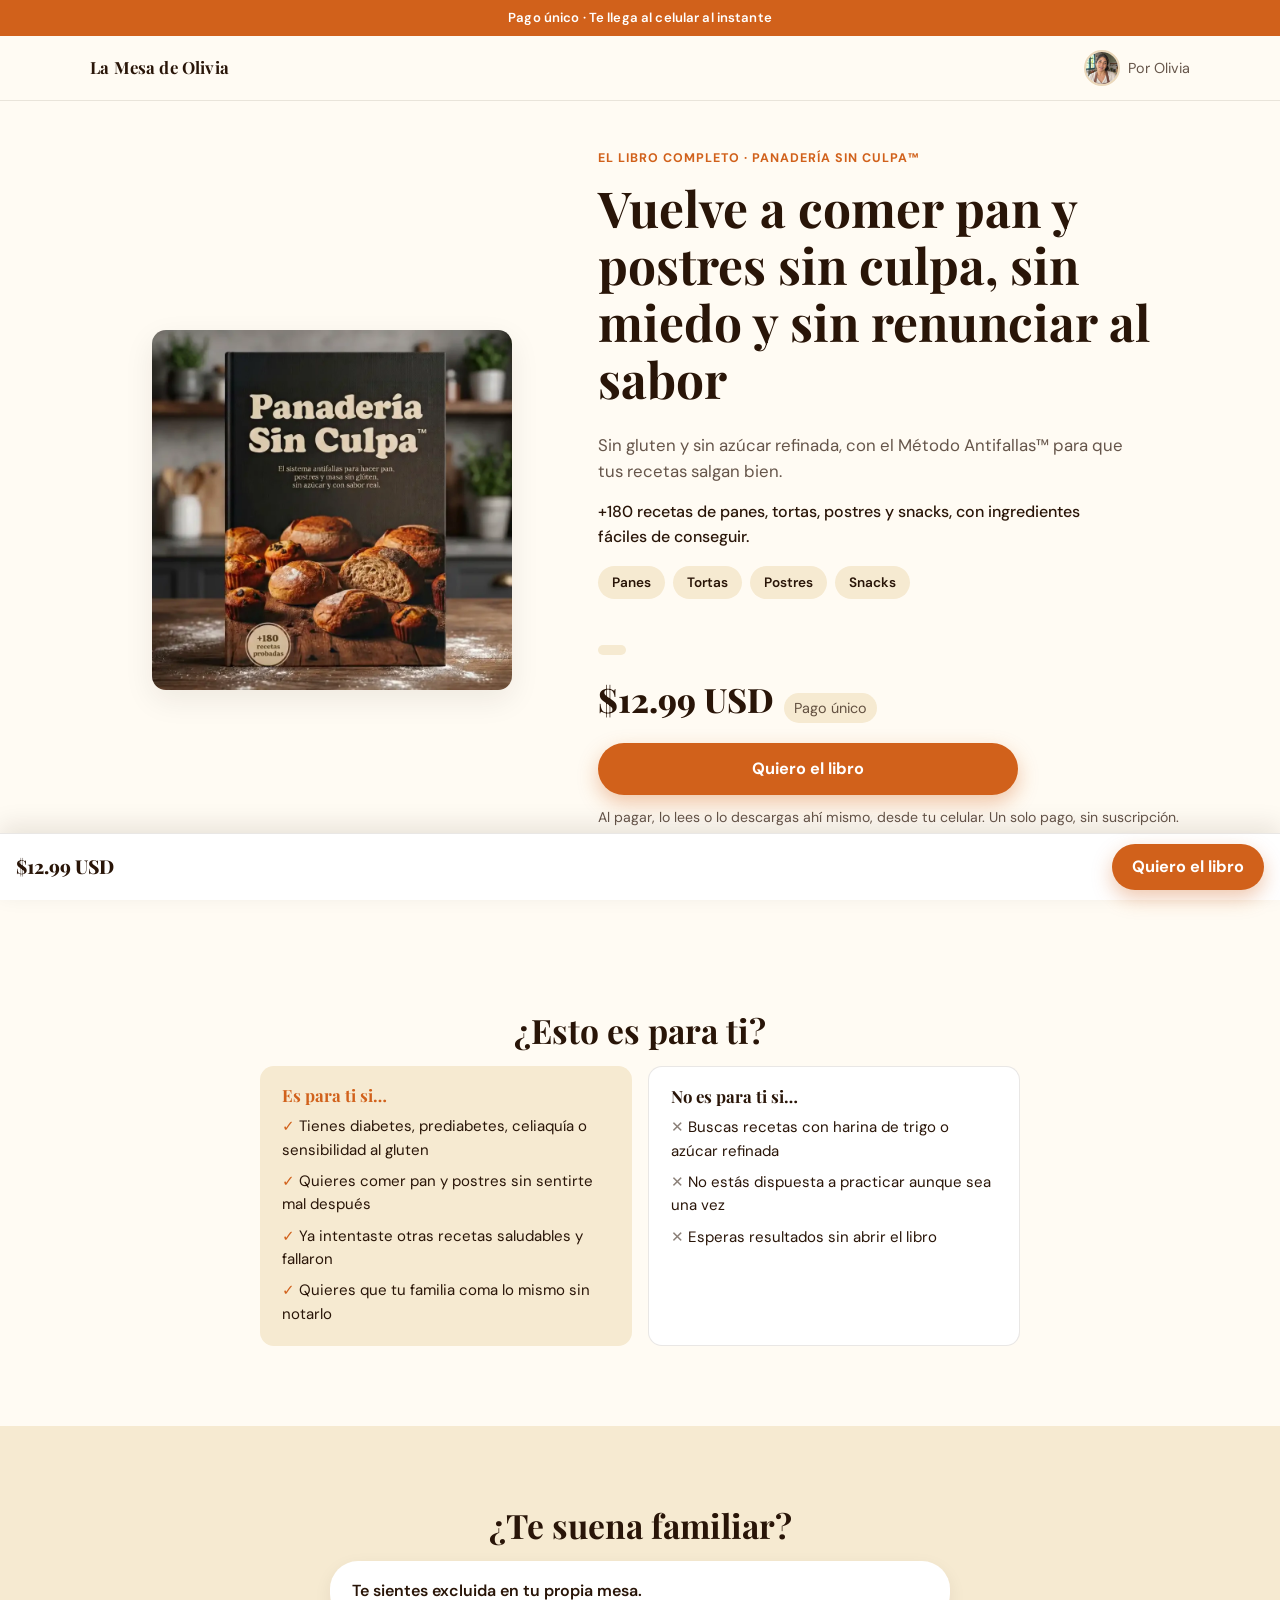
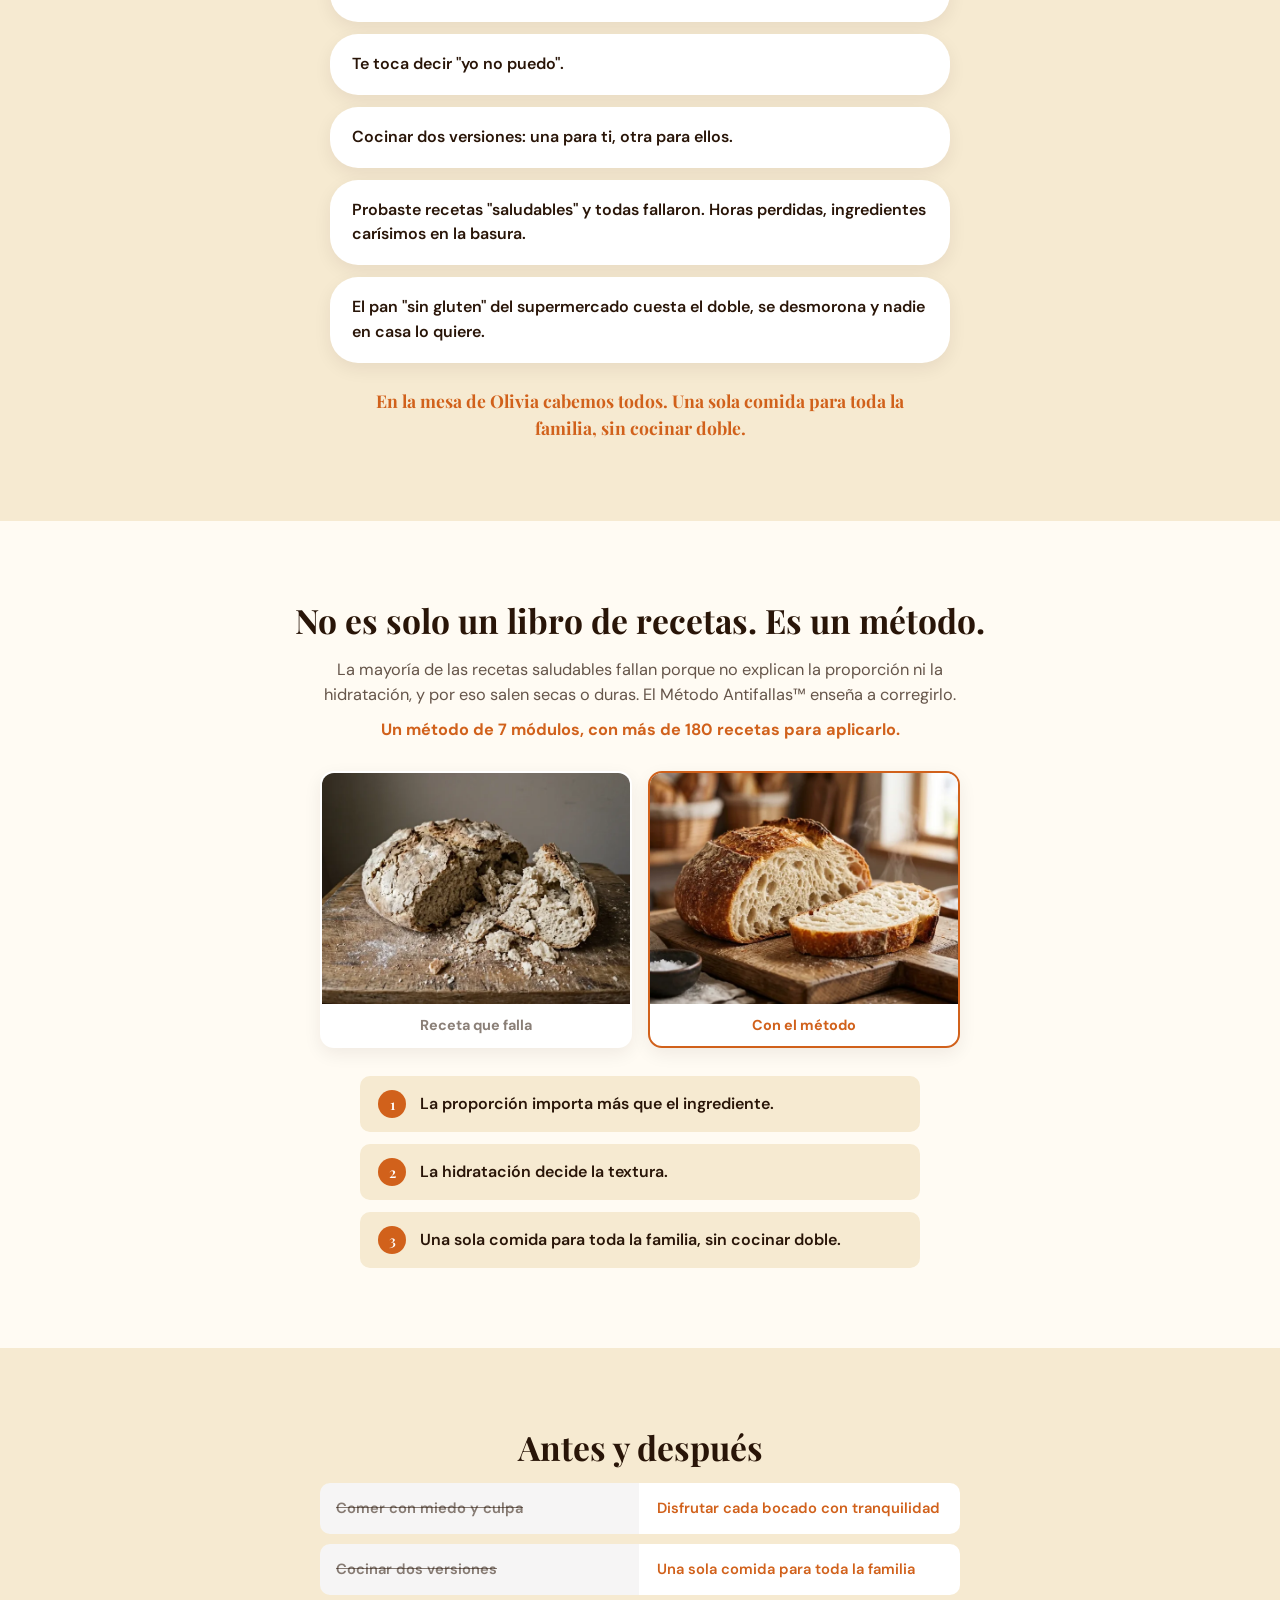
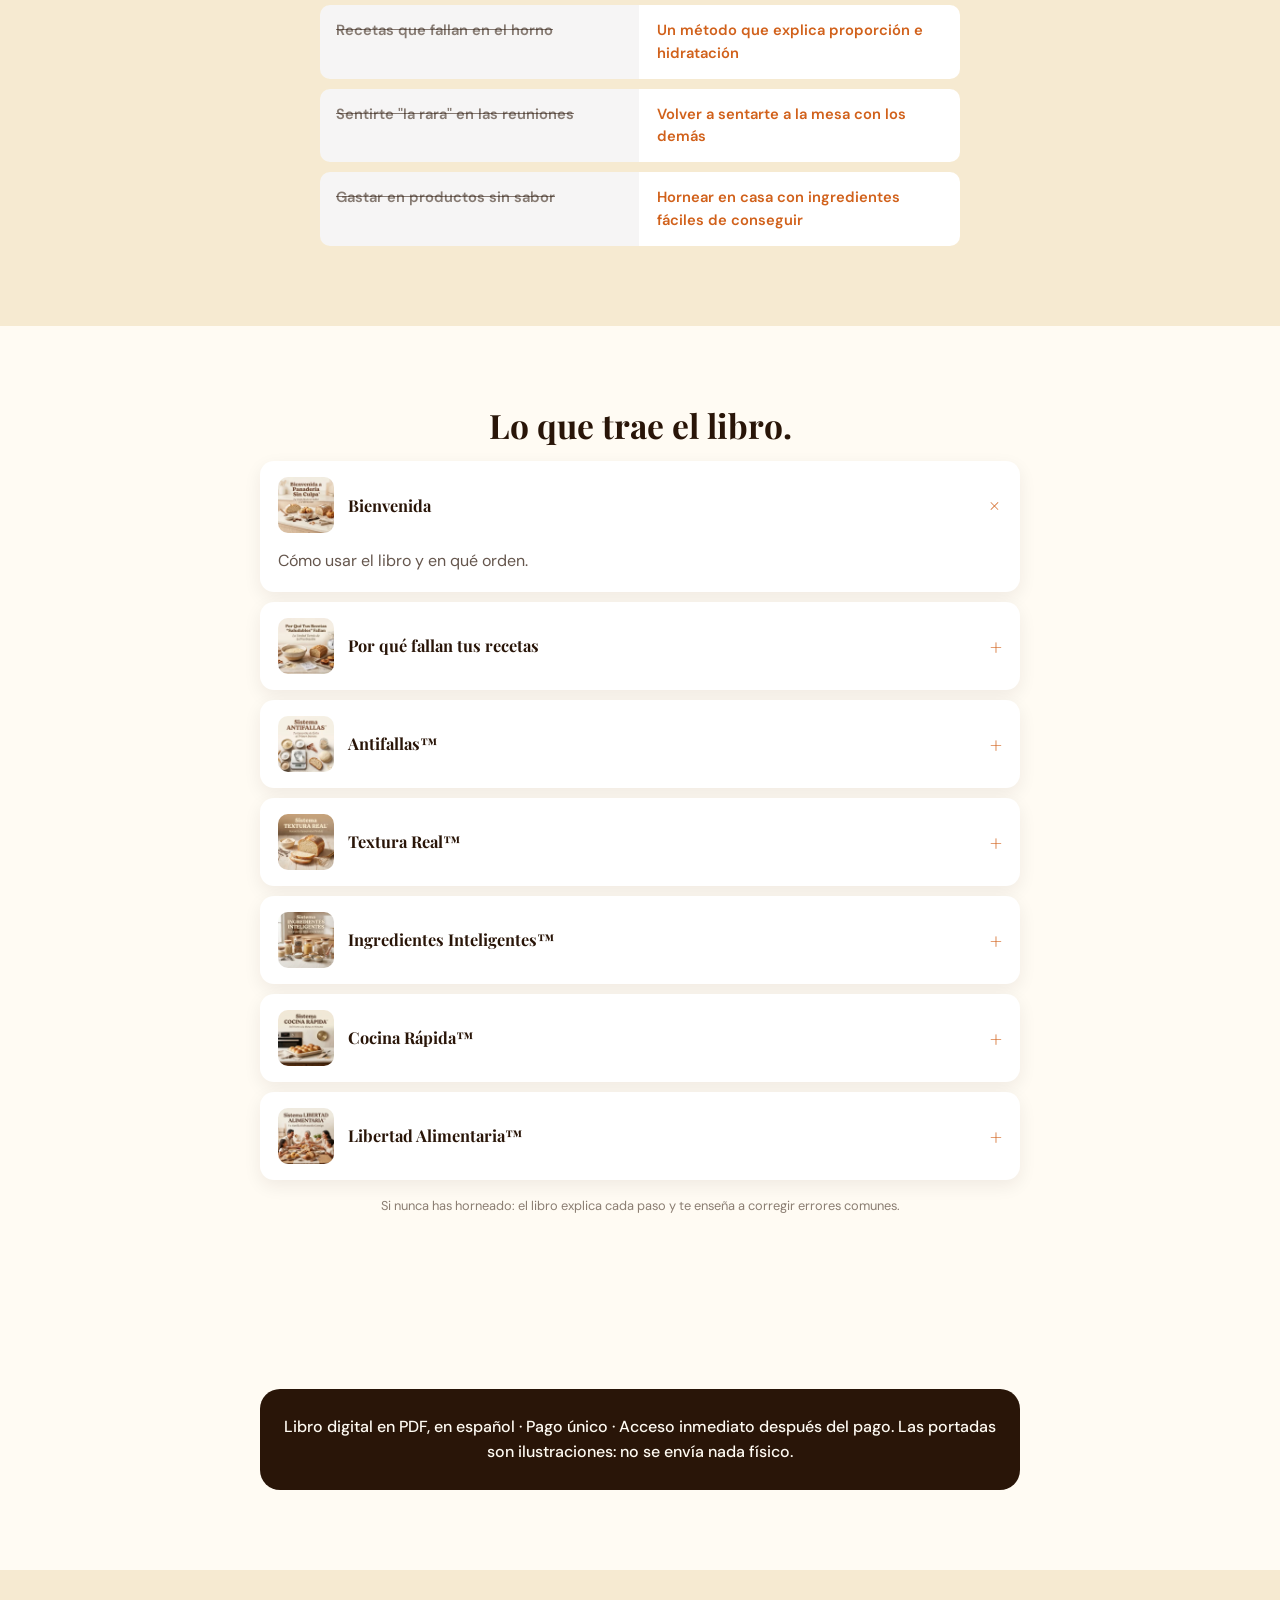
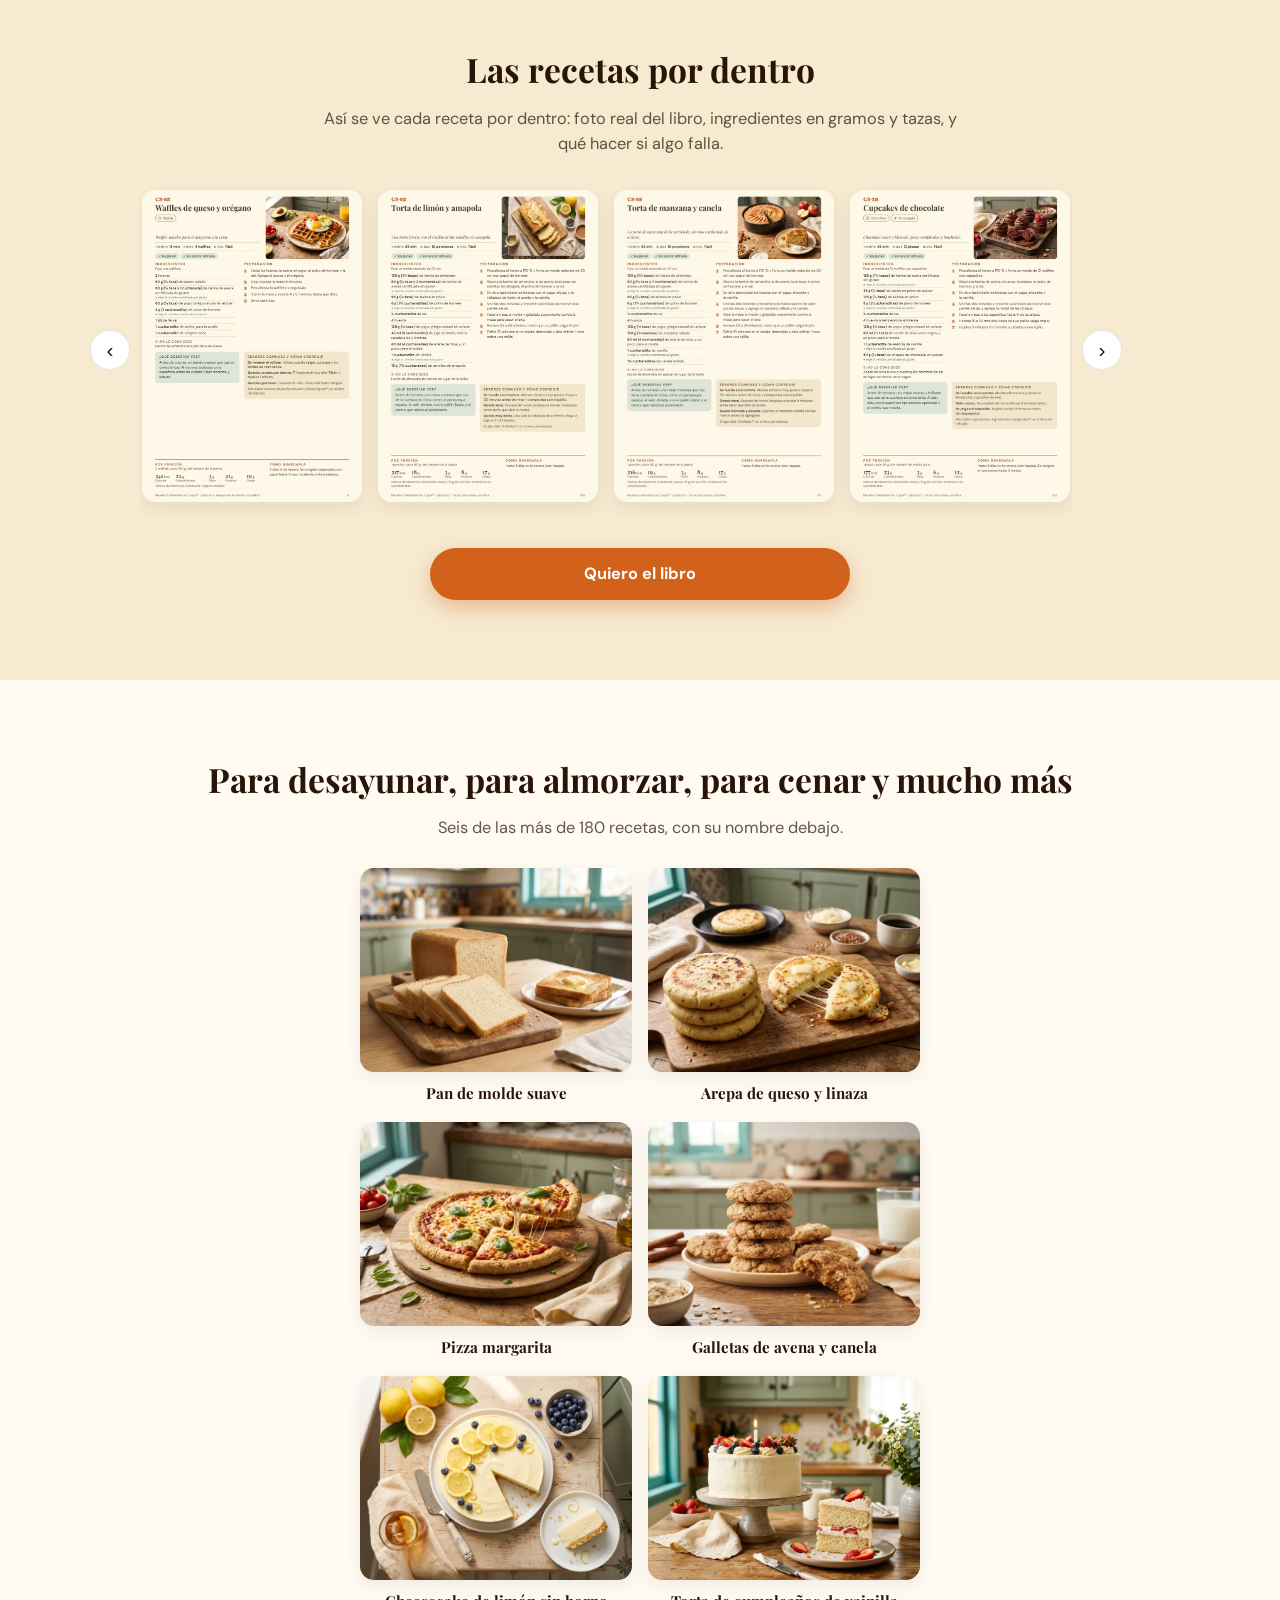
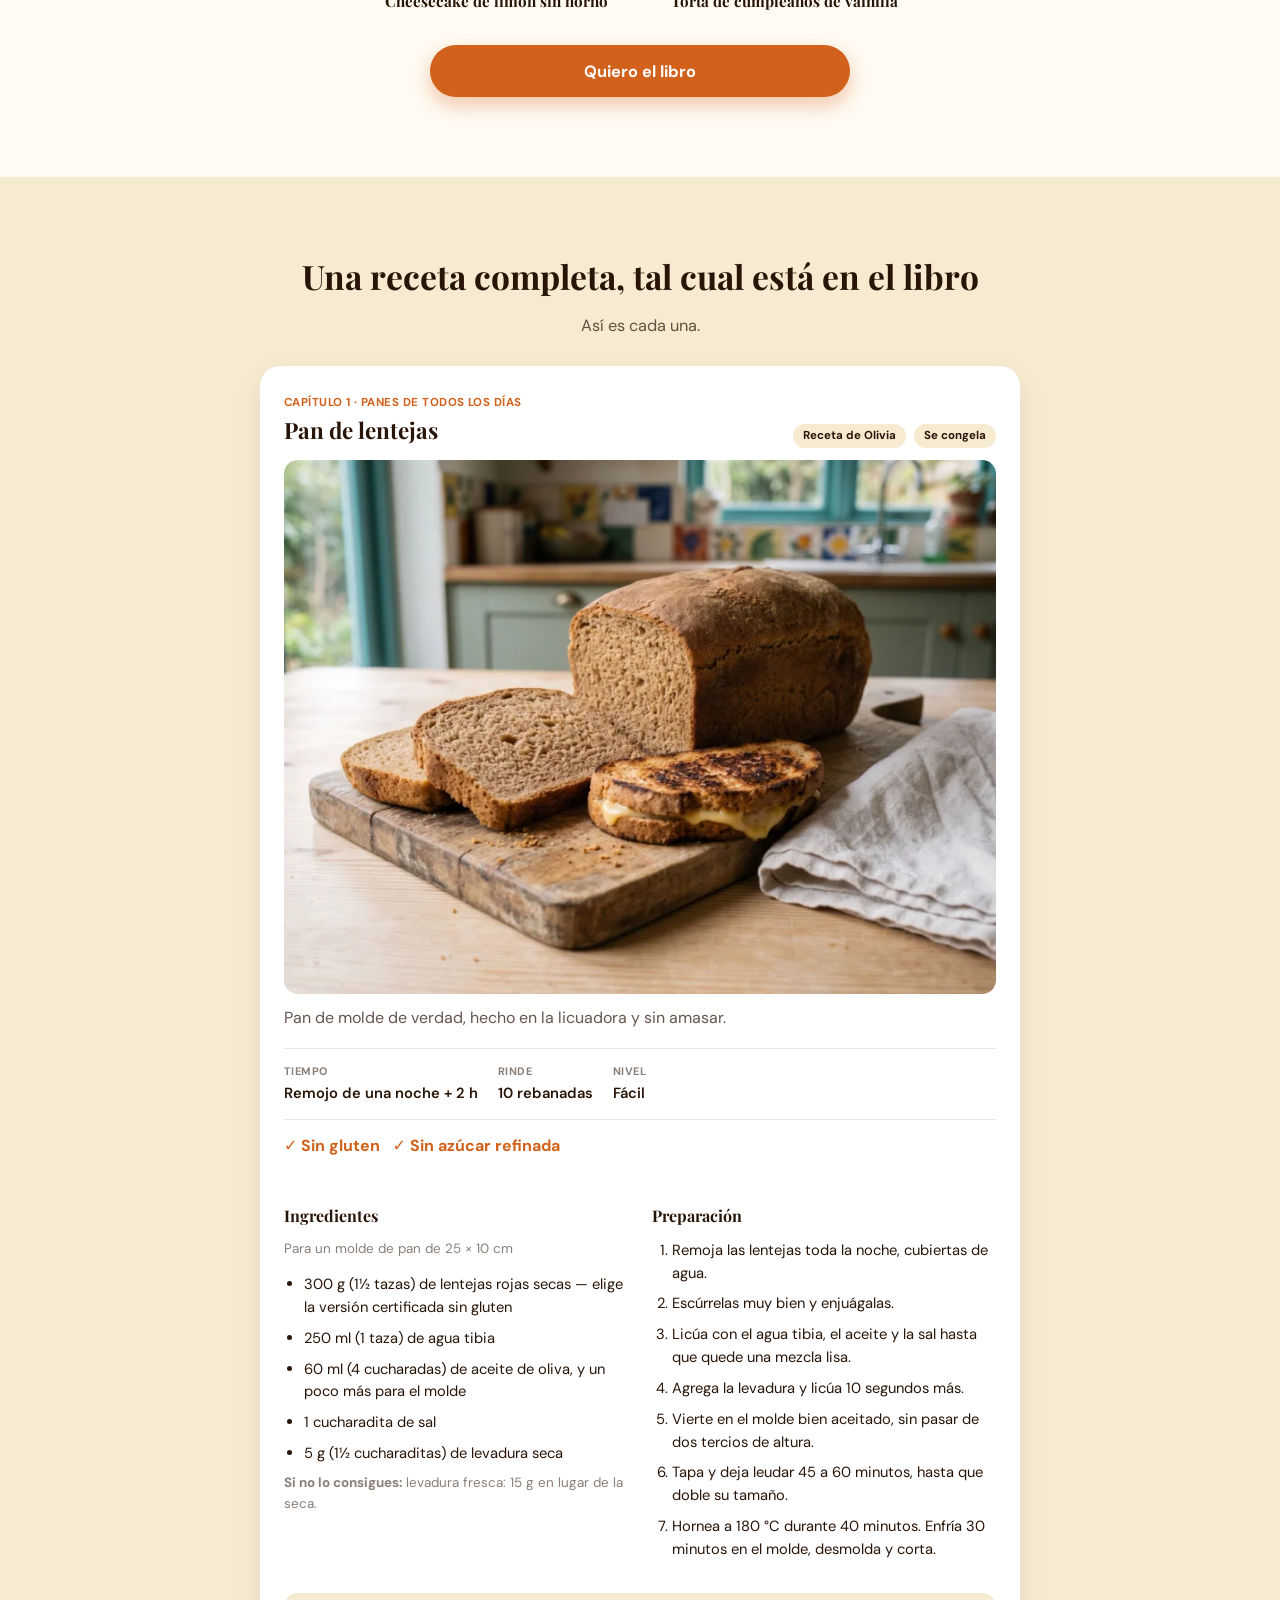
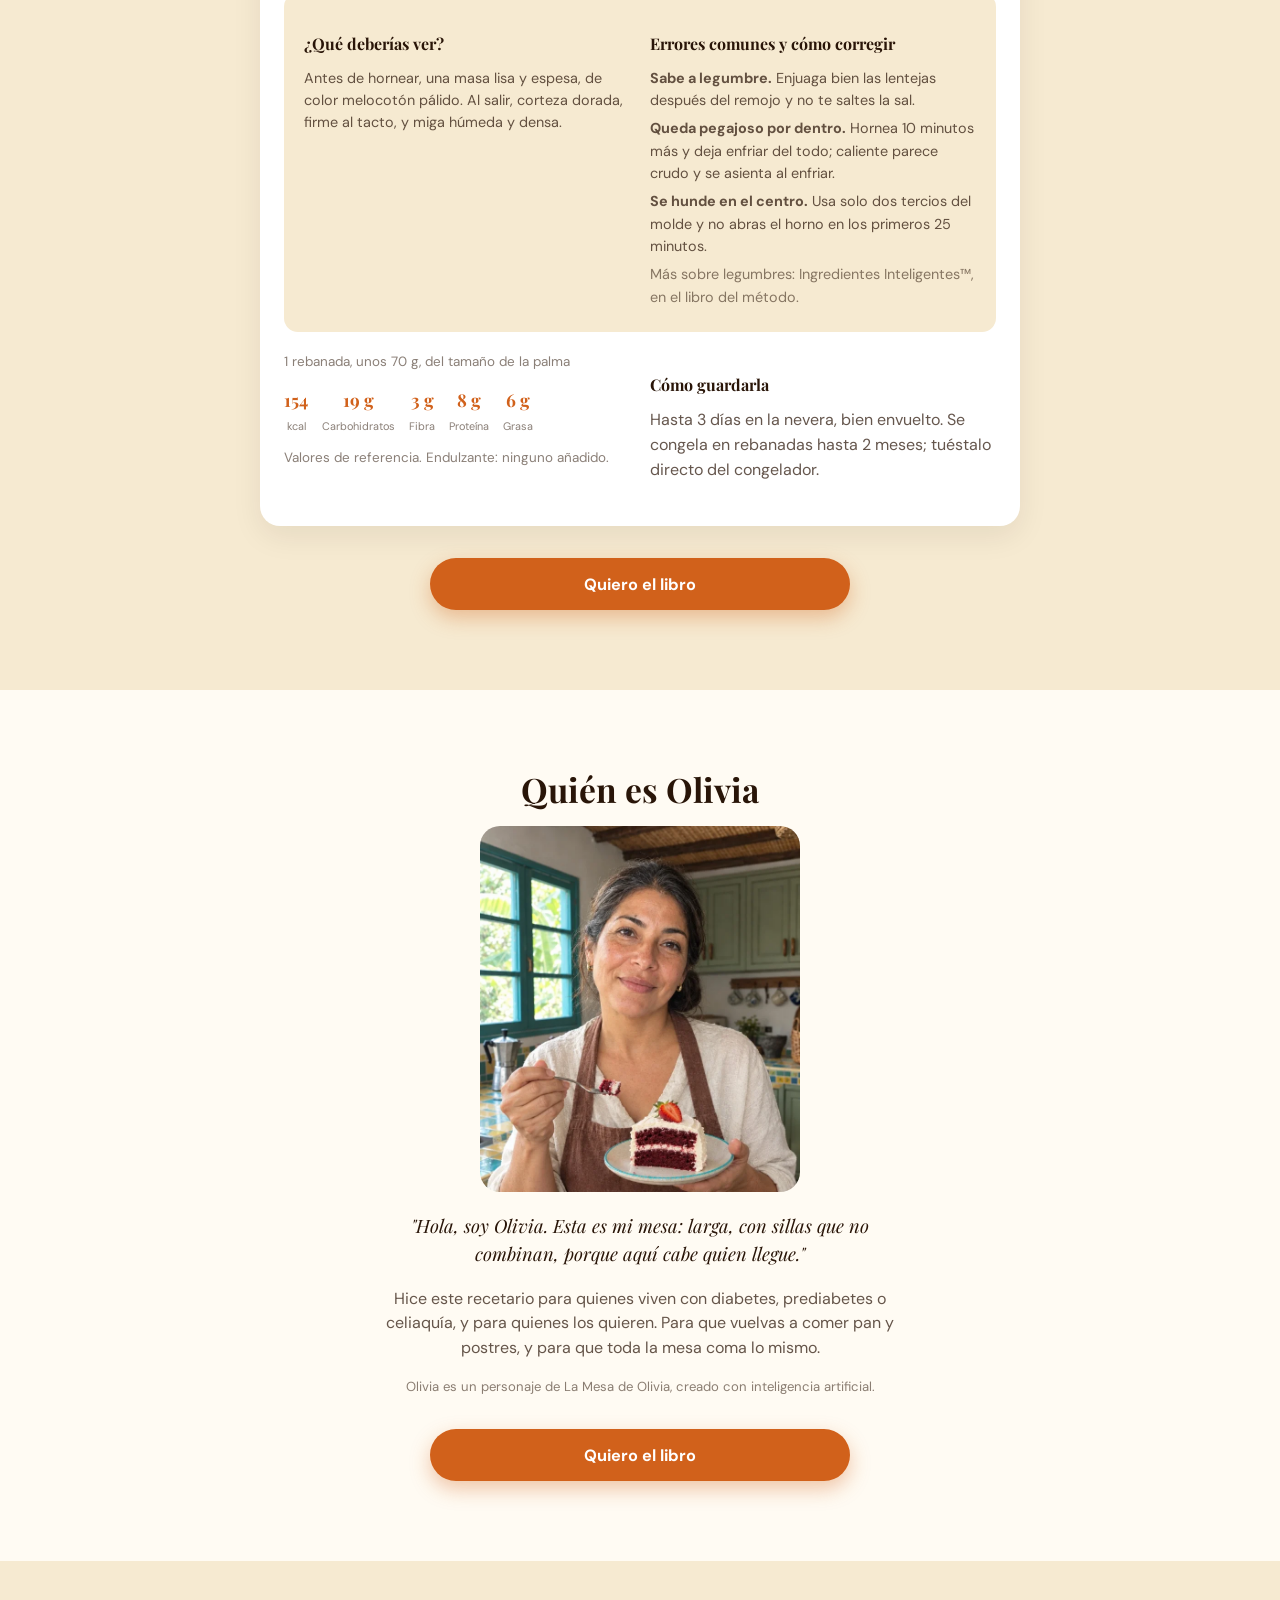
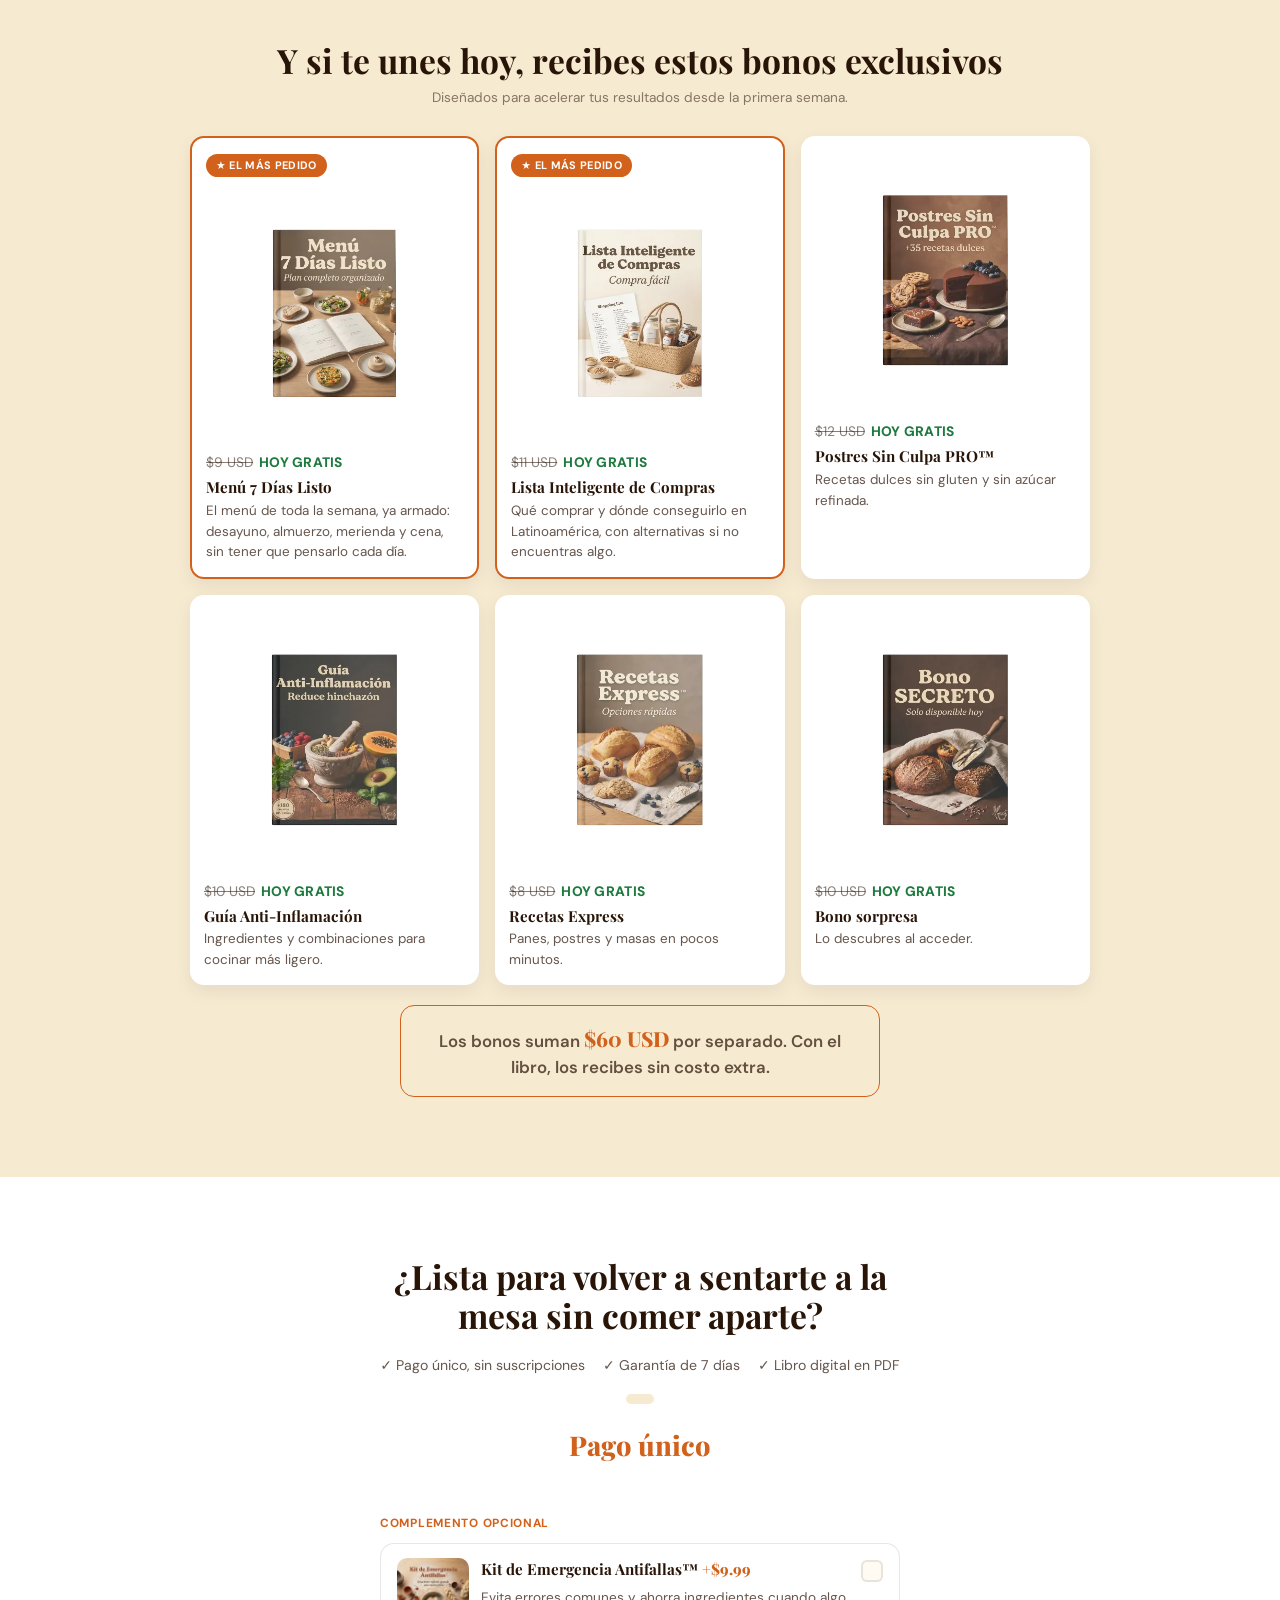
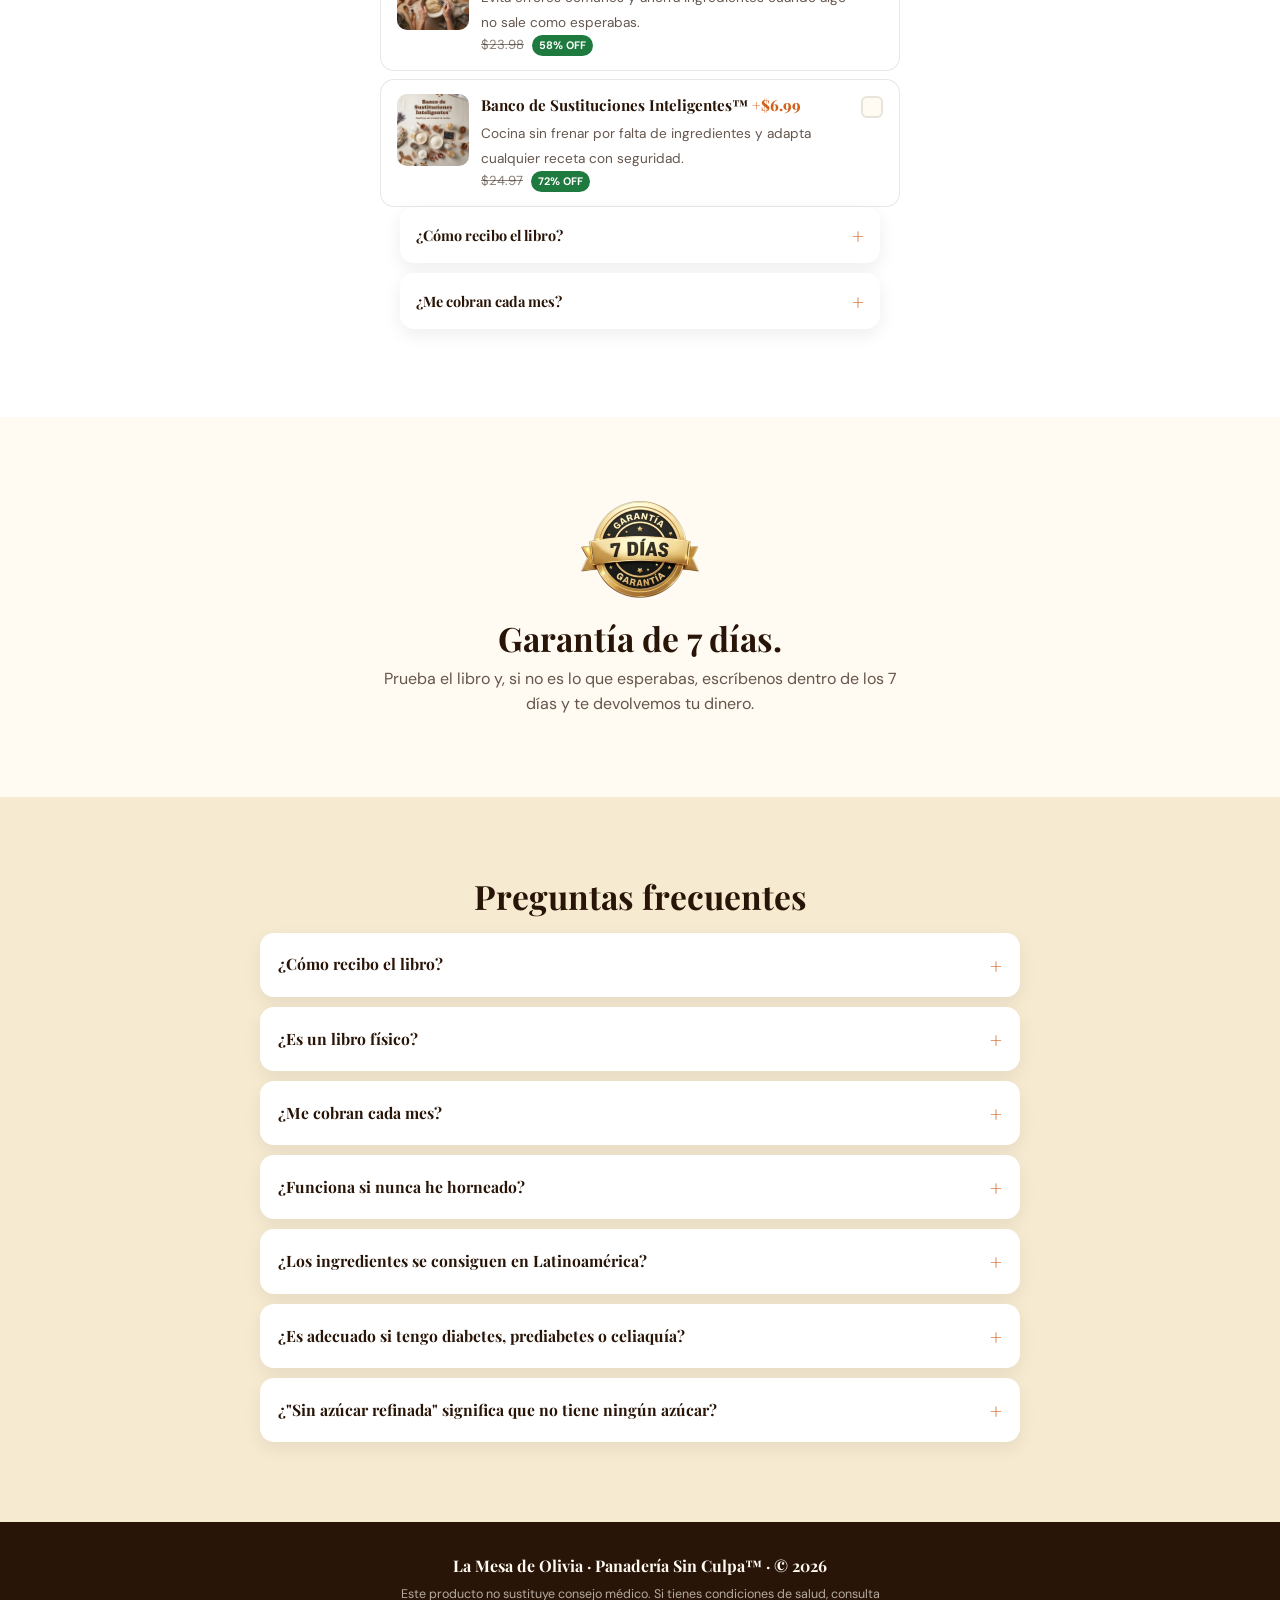
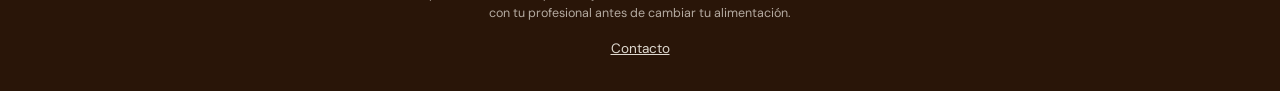
<file: index.html>
<!-- molde Carmencita D1-D8 · 2026-11-11 -->
<!doctype html>
<html lang="es">
<head>
<meta charset="UTF-8">
<meta name="viewport" content="width=device-width, initial-scale=1, viewport-fit=cover">
<title>Panadería Sin Culpa™ — Vuelve a comer pan y postres sin culpa, sin miedo</title>
<meta name="description" content="Libro digital Panadería Sin Culpa™: el Método Antifallas™ para hacer pan, masas y postres sin gluten y sin azúcar refinada. +180 recetas, acceso inmediato, pago único de $12.99 USD.">
<link rel="preconnect" href="https://fonts.googleapis.com">
<link rel="preconnect" href="https://fonts.gstatic.com" crossorigin>
<link href="https://fonts.googleapis.com/css2?family=Playfair+Display:wght@600;700;800&family=DM+Sans:wght@400;500;600;700&display=swap" rel="stylesheet">
<link rel="stylesheet" href="css/styles.css">
</head>
<body>

<a class="skip-link" href="#main">Saltar al contenido</a>

<!-- BARRA SUPERIOR -->
<div class="top-bar">
  <div class="wrap">
    <span>Pago único · Te llega al celular al instante</span>
  </div>
</div>

<!-- A. ENCABEZADO -->
<header class="site-header">
  <div class="wrap header-inner">
    <div class="brand">
      <span class="brand-name">La Mesa de Olivia</span>
    </div>
    <div class="author-chip">
      <img src="images/olivia.webp" alt="Olivia, autora de Panadería Sin Culpa™" width="40" height="40" class="author-photo">
      <span>Por Olivia</span>
    </div>
  </div>
</header>

<main id="main">

  <!-- B. PRIMERA PANTALLA -->
  <section class="hero">
    <div class="wrap hero-grid">
      <div class="hero-text-top">
        <p class="eyebrow">EL LIBRO COMPLETO · Panadería Sin Culpa™</p>
        <h1>Vuelve a comer pan y postres sin culpa, sin miedo y sin renunciar al sabor</h1>
        <p class="hero-sub">Sin gluten y sin azúcar refinada, con el Método Antifallas™ para que tus recetas salgan bien.</p>
        <p class="hero-line">+180 recetas de panes, tortas, postres y snacks, con ingredientes fáciles de conseguir.</p>
        <ul class="tag-row" aria-label="Tipos de recetas incluidas">
          <li>Panes</li>
          <li>Tortas</li>
          <li>Postres</li>
          <li>Snacks</li>
        </ul>
      </div>

      <div class="hero-media">
        <img src="images/portada-producto-v2.webp" alt="Portada del libro digital Panadería Sin Culpa™" width="900" height="900" class="hero-cover" fetchpriority="high">
      </div>

      <div class="hero-text-bottom">
        <p class="launch-badge" id="launchBadge" hidden></p>
        <div class="price-row">
          <span class="price" id="priceDisplay">$12.99 USD</span>
          <span class="price-note">Pago único</span>
        </div>

        <a href="#comprar" class="btn btn-primary btn-large js-cta" data-cta="hero">Quiero el libro</a>
        <p class="micro-note micro-note--delivery">Al pagar, lo lees o lo descargas ahí mismo, desde tu celular. Un solo pago, sin suscripción.</p>

        <ul class="trust-strip">
          <li>✓ Libro digital en PDF</li>
          <li>✓ Pago único, sin suscripciones</li>
          <li>✓ Garantía de 7 días</li>
        </ul>
      </div>
    </div>
  </section>

  <!-- Barra fija móvil -->
  <div class="sticky-bar" id="stickyBar" hidden>
    <span class="sticky-price" id="stickyPriceDisplay">$12.99 USD</span>
    <a href="#comprar" class="btn btn-primary js-cta" data-cta="sticky-bar">Quiero el libro</a>
  </div>

  <!-- ¿TE SUENA FAMILIAR? -->
  <!-- ES PARA TI SI / NO ES PARA TI SI -->
  <section class="section" id="fit-check" aria-labelledby="fit-check-title">
    <div class="wrap">
      <h2 id="fit-check-title">¿Esto es para ti?</h2>
      <div class="fit-grid">
        <div class="fit-card fit-card--yes">
          <h3>Es para ti si…</h3>
          <ul>
            <li>Tienes diabetes, prediabetes, celiaquía o sensibilidad al gluten</li>
            <li>Quieres comer pan y postres sin sentirte mal después</li>
            <li>Ya intentaste otras recetas saludables y fallaron</li>
            <li>Quieres que tu familia coma lo mismo sin notarlo</li>
          </ul>
        </div>
        <div class="fit-card fit-card--no">
          <h3>No es para ti si…</h3>
          <ul>
            <li>Buscas recetas con harina de trigo o azúcar refinada</li>
            <li>No estás dispuesta a practicar aunque sea una vez</li>
            <li>Esperas resultados sin abrir el libro</li>
          </ul>
        </div>
      </div>
    </div>
  </section>

  <section class="section section-sand" id="familiar" aria-labelledby="familiar-title">
    <div class="wrap">
      <h2 id="familiar-title">¿Te suena familiar?</h2>
      <ul class="familiar-list">
        <li>Te sientes excluida en tu propia mesa.</li>
        <li>Te toca decir "yo no puedo".</li>
        <li>Cocinar dos versiones: una para ti, otra para ellos.</li>
        <li>Probaste recetas "saludables" y todas fallaron. Horas perdidas, ingredientes carísimos en la basura.</li>
        <li>El pan "sin gluten" del supermercado cuesta el doble, se desmorona y nadie en casa lo quiere.</li>
      </ul>
      <p class="familiar-closing">En la mesa de Olivia cabemos todos. Una sola comida para toda la familia, sin cocinar doble.</p>
    </div>
  </section>

  <!-- D. POR QUÉ ESTAS RECETAS SÍ SALEN -->
  <section class="section" id="metodo" aria-labelledby="metodo-title">
    <div class="wrap">
      <h2 id="metodo-title">No es solo un libro de recetas. Es un método.</h2>
      <p class="lede">La mayoría de las recetas saludables fallan porque no explican la proporción ni la hidratación, y por eso salen secas o duras. El Método Antifallas™ enseña a corregirlo.</p>
      <p class="lede method-count">Un método de 7 módulos, con más de 180 recetas para aplicarlo.</p>

      <div class="compare-row">
        <figure class="compare-card">
          <img src="images/pan-malo.webp" alt="Pan seco y denso, resultado típico de una receta que falla" width="700" height="523" loading="lazy">
          <figcaption>Receta que falla</figcaption>
        </figure>
        <figure class="compare-card compare-card--good">
          <img src="images/pan-bueno.webp" alt="Pan esponjoso y con buena miga, resultado del Método Antifallas™" width="700" height="523" loading="lazy">
          <figcaption>Con el método</figcaption>
        </figure>
      </div>

      <ul class="truths-list">
        <li><span class="truths-num">1</span> La proporción importa más que el ingrediente.</li>
        <li><span class="truths-num">2</span> La hidratación decide la textura.</li>
        <li><span class="truths-num">3</span> Una sola comida para toda la familia, sin cocinar doble.</li>
      </ul>
    </div>
  </section>

  <!-- ANTES Y DESPUÉS -->
  <section class="section section-sand" id="antes-despues" aria-labelledby="antes-despues-title">
    <div class="wrap">
      <h2 id="antes-despues-title">Antes y después</h2>
      <ul class="before-after">
        <li>
          <span class="ba-before">Comer con miedo y culpa</span>
          <span class="ba-after">Disfrutar cada bocado con tranquilidad</span>
        </li>
        <li>
          <span class="ba-before">Cocinar dos versiones</span>
          <span class="ba-after">Una sola comida para toda la familia</span>
        </li>
        <li>
          <span class="ba-before">Recetas que fallan en el horno</span>
          <span class="ba-after">Un método que explica proporción e hidratación</span>
        </li>
        <li>
          <span class="ba-before">Sentirte "la rara" en las reuniones</span>
          <span class="ba-after">Volver a sentarte a la mesa con los demás</span>
        </li>
        <li>
          <span class="ba-before">Gastar en productos sin sabor</span>
          <span class="ba-after">Hornear en casa con ingredientes fáciles de conseguir</span>
        </li>
      </ul>
    </div>
  </section>

  <!-- LO QUE TRAE EL LIBRO -->
  <section class="section" id="modulos" aria-labelledby="modulos-title">
    <div class="wrap">
      <h2 id="modulos-title">Lo que trae el libro.</h2>
      <div class="accordion">
        <details class="accordion-item" open>
          <summary>
            <img src="images/modulo-bienvenida.webp" alt="" width="56" height="56" loading="lazy">
            <span>Bienvenida</span>
          </summary>
          <p>Cómo usar el libro y en qué orden.</p>
        </details>
        <details class="accordion-item">
          <summary>
            <img src="images/modulo-por-que-fallan.webp" alt="" width="56" height="56" loading="lazy">
            <span>Por qué fallan tus recetas</span>
          </summary>
          <p>Los errores comunes y por qué no es tu culpa.</p>
        </details>
        <details class="accordion-item">
          <summary>
            <img src="images/modulo-antifallas.webp" alt="" width="56" height="56" loading="lazy">
            <span>Antifallas™</span>
          </summary>
          <p>Los pilares para hacer cualquier receta con más seguridad.</p>
        </details>
        <details class="accordion-item">
          <summary>
            <img src="images/modulo-textura-real.webp" alt="" width="56" height="56" loading="lazy">
            <span>Textura Real™</span>
          </summary>
          <p>La técnica para lograr miga esponjosa y húmeda.</p>
        </details>
        <details class="accordion-item">
          <summary>
            <img src="images/modulo-ingredientes.webp" alt="" width="56" height="56" loading="lazy">
            <span>Ingredientes Inteligentes™</span>
          </summary>
          <p>Qué harinas y endulzantes usar, en qué proporción, y qué se puede cambiar.</p>
        </details>
        <details class="accordion-item">
          <summary>
            <img src="images/modulo-cocina-rapida.webp" alt="" width="56" height="56" loading="lazy">
            <span>Cocina Rápida™</span>
          </summary>
          <p>Recetas en 20 a 40 minutos para días ocupados.</p>
        </details>
        <details class="accordion-item">
          <summary>
            <img src="images/modulo-libertad.webp" alt="" width="56" height="56" loading="lazy">
            <span>Libertad Alimentaria™</span>
          </summary>
          <p>Para que toda tu familia coma lo mismo, sin sentirse excluida.</p>
        </details>
      </div>
      <p class="fine-print">Si nunca has horneado: el libro explica cada paso y te enseña a corregir errores comunes.</p>
    </div>
  </section>

  <!-- F. CAJA DE FORMATO -->
  <section class="section format-box-wrap">
    <div class="wrap">
      <div class="format-box">
        <p>Libro digital en PDF, en español · Pago único · Acceso inmediato después del pago. Las portadas son ilustraciones: no se envía nada físico.</p>
      </div>
    </div>
  </section>

  <!-- C. LAS RECETAS POR DENTRO -->
  <section class="section section-sand" id="dentro" aria-labelledby="dentro-title">
    <div class="wrap">
      <h2 id="dentro-title">Las recetas por dentro</h2>
      <p class="lede">Así se ve cada receta por dentro: foto real del libro, ingredientes en gramos y tazas, y qué hacer si algo falla.</p>

      <div class="carousel" id="recetasCarousel">
        <button type="button" class="carousel-btn carousel-prev" aria-label="Página anterior">‹</button>
        <ul class="carousel-track" id="carouselTrack">
          <li class="recipe-card recipe-card--page">
            <img src="images/recetas-carrusel-1.webp" alt="Página del libro: receta de waffles de queso y orégano" loading="lazy" width="220" height="311">
          </li>
          <li class="recipe-card recipe-card--page">
            <img src="images/recetas-carrusel-2.webp" alt="Página del libro: receta de torta de limón y amapola" loading="lazy" width="220" height="311">
          </li>
          <li class="recipe-card recipe-card--page">
            <img src="images/recetas-carrusel-3.webp" alt="Página del libro: receta de torta de manzana y canela" loading="lazy" width="220" height="311">
          </li>
          <li class="recipe-card recipe-card--page">
            <img src="images/recetas-carrusel-4.webp" alt="Página del libro: receta de cupcakes de chocolate" loading="lazy" width="220" height="311">
          </li>
        </ul>
        <button type="button" class="carousel-btn carousel-next" aria-label="Página siguiente">›</button>
      </div>

      <a href="#comprar" class="btn btn-primary btn-large js-cta repeat-cta" data-cta="block4-recetas">Quiero el libro</a>
    </div>
  </section>

  <!-- PARA DESAYUNAR, PARA ALMORZAR, PARA CENAR Y MUCHO MÁS -->
  <section class="section" id="recetas-valor" aria-labelledby="recetas-valor-title">
    <div class="wrap">
      <h2 id="recetas-valor-title">Para desayunar, para almorzar, para cenar y mucho más</h2>
      <p class="lede">Seis de las más de 180 recetas, con su nombre debajo.</p>
      <div class="value-recipe-grid">
        <figure class="value-recipe-card">
          <img src="images/valor-pan-molde.webp" alt="Pan de molde suave" loading="lazy" width="300" height="225">
          <figcaption>Pan de molde suave</figcaption>
        </figure>
        <figure class="value-recipe-card">
          <img src="images/valor-arepa.webp" alt="Arepa de queso y linaza" loading="lazy" width="300" height="225">
          <figcaption>Arepa de queso y linaza</figcaption>
        </figure>
        <figure class="value-recipe-card">
          <img src="images/valor-pizza-margarita.webp" alt="Pizza margarita" loading="lazy" width="300" height="225">
          <figcaption>Pizza margarita</figcaption>
        </figure>
        <figure class="value-recipe-card">
          <img src="images/valor-galletas-avena.webp" alt="Galletas de avena y canela" loading="lazy" width="300" height="225">
          <figcaption>Galletas de avena y canela</figcaption>
        </figure>
        <figure class="value-recipe-card">
          <img src="images/valor-cheesecake-limon.webp" alt="Cheesecake de limón sin horno" loading="lazy" width="300" height="225">
          <figcaption>Cheesecake de limón sin horno</figcaption>
        </figure>
        <figure class="value-recipe-card">
          <img src="images/valor-torta-cumpleanos.webp" alt="Torta de cumpleaños de vainilla con crema" loading="lazy" width="300" height="225">
          <figcaption>Torta de cumpleaños de vainilla</figcaption>
        </figure>
      </div>
      <a href="#comprar" class="btn btn-primary btn-large js-cta repeat-cta" data-cta="block4b-valor">Quiero el libro</a>
    </div>
  </section>

  <!-- UNA RECETA COMPLETA DE MUESTRA -->
  <section class="section section-sand" id="receta-muestra" aria-labelledby="receta-muestra-title">
    <div class="wrap">
      <h2 id="receta-muestra-title">Una receta completa, tal cual está en el libro</h2>
      <p class="lede">Así es cada una.</p>

      <article class="recipe-sample">
        <p class="recipe-sample-chapter">Capítulo 1 · Panes de todos los días</p>
        <div class="recipe-sample-head">
          <h3>Pan de lentejas</h3>
          <div class="recipe-sample-badges">
            <span>Receta de Olivia</span>
            <span>Se congela</span>
          </div>
        </div>
        <img src="images/pan-lentejas-muestra.webp" alt="Pan de lentejas, tal como aparece en el libro" class="recipe-sample-hero-photo" width="800" height="597" loading="lazy">
        <p class="recipe-sample-sub">Pan de molde de verdad, hecho en la licuadora y sin amasar.</p>

        <div class="recipe-sample-meta">
          <div><span>Tiempo</span>Remojo de una noche + 2 h</div>
          <div><span>Rinde</span>10 rebanadas</div>
          <div><span>Nivel</span>Fácil</div>
        </div>
        <p class="recipe-sample-tags">✓ Sin gluten &nbsp; ✓ Sin azúcar refinada</p>

        <div class="recipe-sample-cols">
          <div>
            <h4>Ingredientes</h4>
            <p class="recipe-sample-note">Para un molde de pan de 25 × 10 cm</p>
            <ul>
              <li>300 g (1½ tazas) de lentejas rojas secas — elige la versión certificada sin gluten</li>
              <li>250 ml (1 taza) de agua tibia</li>
              <li>60 ml (4 cucharadas) de aceite de oliva, y un poco más para el molde</li>
              <li>1 cucharadita de sal</li>
              <li>5 g (1½ cucharaditas) de levadura seca</li>
            </ul>
            <p class="recipe-sample-note"><strong>Si no lo consigues:</strong> levadura fresca: 15 g en lugar de la seca.</p>
          </div>
          <div>
            <h4>Preparación</h4>
            <ol>
              <li>Remoja las lentejas toda la noche, cubiertas de agua.</li>
              <li>Escúrrelas muy bien y enjuágalas.</li>
              <li>Licúa con el agua tibia, el aceite y la sal hasta que quede una mezcla lisa.</li>
              <li>Agrega la levadura y licúa 10 segundos más.</li>
              <li>Vierte en el molde bien aceitado, sin pasar de dos tercios de altura.</li>
              <li>Tapa y deja leudar 45 a 60 minutos, hasta que doble su tamaño.</li>
              <li>Hornea a 180 °C durante 40 minutos. Enfría 30 minutos en el molde, desmolda y corta.</li>
            </ol>
          </div>
        </div>

        <div class="recipe-sample-callouts">
          <div>
            <h4>¿Qué deberías ver?</h4>
            <p>Antes de hornear, una masa lisa y espesa, de color melocotón pálido. Al salir, corteza dorada, firme al tacto, y miga húmeda y densa.</p>
          </div>
          <div>
            <h4>Errores comunes y cómo corregir</h4>
            <p><strong>Sabe a legumbre.</strong> Enjuaga bien las lentejas después del remojo y no te saltes la sal.</p>
            <p><strong>Queda pegajoso por dentro.</strong> Hornea 10 minutos más y deja enfriar del todo; caliente parece crudo y se asienta al enfriar.</p>
            <p><strong>Se hunde en el centro.</strong> Usa solo dos tercios del molde y no abras el horno en los primeros 25 minutos.</p>
            <p class="recipe-sample-note">Más sobre legumbres: Ingredientes Inteligentes™, en el libro del método.</p>
          </div>
        </div>

        <div class="recipe-sample-footer">
          <div class="recipe-sample-nutrition">
            <p class="recipe-sample-note">1 rebanada, unos 70 g, del tamaño de la palma</p>
            <ul>
              <li><strong>154</strong><span>kcal</span></li>
              <li><strong>19 g</strong><span>Carbohidratos</span></li>
              <li><strong>3 g</strong><span>Fibra</span></li>
              <li><strong>8 g</strong><span>Proteína</span></li>
              <li><strong>6 g</strong><span>Grasa</span></li>
            </ul>
            <p class="recipe-sample-note">Valores de referencia. Endulzante: ninguno añadido.</p>
          </div>
          <div>
            <h4>Cómo guardarla</h4>
            <p>Hasta 3 días en la nevera, bien envuelto. Se congela en rebanadas hasta 2 meses; tuéstalo directo del congelador.</p>
          </div>
        </div>
      </article>

      <a href="#comprar" class="btn btn-primary btn-large js-cta repeat-cta" data-cta="block5-receta-muestra">Quiero el libro</a>
    </div>
  </section>

  <!-- QUIÉN ES OLIVIA -->
  <section class="section" id="quien-es-olivia" aria-labelledby="quien-es-olivia-title">
    <div class="wrap olivia-wrap">
      <h2 id="quien-es-olivia-title">Quién es Olivia</h2>
      <img src="images/olivia-con-pastel.webp" alt="Olivia, en su cocina" width="350" height="400" class="olivia-photo" loading="lazy">
      <p class="olivia-quote">"Hola, soy Olivia. Esta es mi mesa: larga, con sillas que no combinan, porque aquí cabe quien llegue."</p>
      <p>Hice este recetario para quienes viven con diabetes, prediabetes o celiaquía, y para quienes los quieren. Para que vuelvas a comer pan y postres, y para que toda la mesa coma lo mismo.</p>
      <p class="olivia-disclosure">Olivia es un personaje de La Mesa de Olivia, creado con inteligencia artificial.</p>
      <a href="#comprar" class="btn btn-primary btn-large js-cta repeat-cta" data-cta="block6-olivia">Quiero el libro</a>
    </div>
  </section>

  <!-- G. INCLUYE DE REGALO -->
  <section class="section section-sand" id="bonos" aria-labelledby="bonos-title">
    <div class="wrap">
      <h2 id="bonos-title">Y si te unes hoy, recibes estos bonos exclusivos</h2>
      <p class="bonos-subtitle">Diseñados para acelerar tus resultados desde la primera semana.</p>
      <div class="bonus-grid">
        <div class="bonus-card bonus-card--top">
          <span class="bonus-top-tag">★ El más pedido</span>
          <img src="images/bono-2.webp" alt="Portada del bono Menú 7 Días Listo" width="500" height="500" loading="lazy">
          <p class="bonus-price"><span class="bonus-price-strike">$9 USD</span> <span class="bonus-price-free">HOY GRATIS</span></p>
          <h3>Menú 7 Días Listo</h3>
          <p>El menú de toda la semana, ya armado: desayuno, almuerzo, merienda y cena, sin tener que pensarlo cada día.</p>
        </div>
        <div class="bonus-card bonus-card--top">
          <span class="bonus-top-tag">★ El más pedido</span>
          <img src="images/bono-5.webp" alt="Portada del bono Lista Inteligente de Compras" width="500" height="500" loading="lazy">
          <p class="bonus-price"><span class="bonus-price-strike">$11 USD</span> <span class="bonus-price-free">HOY GRATIS</span></p>
          <h3>Lista Inteligente de Compras</h3>
          <p>Qué comprar y dónde conseguirlo en Latinoamérica, con alternativas si no encuentras algo.</p>
        </div>
        <div class="bonus-card">
          <img src="images/bono-1.webp" alt="Portada del bono Postres Sin Culpa PRO™" width="500" height="500" loading="lazy">
          <p class="bonus-price"><span class="bonus-price-strike">$12 USD</span> <span class="bonus-price-free">HOY GRATIS</span></p>
          <h3>Postres Sin Culpa PRO™</h3>
          <p>Recetas dulces sin gluten y sin azúcar refinada.</p>
        </div>
        <div class="bonus-card">
          <img src="images/bono-3.webp" alt="Portada del bono Guía Anti-Inflamación" width="500" height="500" loading="lazy">
          <p class="bonus-price"><span class="bonus-price-strike">$10 USD</span> <span class="bonus-price-free">HOY GRATIS</span></p>
          <h3>Guía Anti-Inflamación</h3>
          <p>Ingredientes y combinaciones para cocinar más ligero.</p>
        </div>
        <div class="bonus-card">
          <img src="images/bono-4.webp" alt="Portada del bono Recetas Express" width="500" height="500" loading="lazy">
          <p class="bonus-price"><span class="bonus-price-strike">$8 USD</span> <span class="bonus-price-free">HOY GRATIS</span></p>
          <h3>Recetas Express</h3>
          <p>Panes, postres y masas en pocos minutos.</p>
        </div>
        <div class="bonus-card">
          <img src="images/bono-6.webp" alt="Bono sorpresa" width="500" height="500" loading="lazy">
          <p class="bonus-price"><span class="bonus-price-strike">$10 USD</span> <span class="bonus-price-free">HOY GRATIS</span></p>
          <h3>Bono sorpresa</h3>
          <p>Lo descubres al acceder.</p>
        </div>
      </div>
      <p class="bonus-footer">Los bonos suman <span class="bonus-footer-value">$60 USD</span> por separado. Con el libro, los recibes sin costo extra.</p>
    </div>
  </section>

  <!-- D7: fondo y botón de cierre de la ventana de pago (solo actúan cuando
       el JS activa el modal; si el JS falla, #comprar sigue en su lugar
       normal de la página y el enlace ancla hace scroll como siempre). -->
  <div class="checkout-modal-backdrop" id="checkoutModalBackdrop"></div>

  <!-- I. LISTO PARA EMPEZAR -->
  <section class="section section-buy" id="comprar" aria-labelledby="comprar-title">
    <button type="button" class="checkout-modal-close" id="checkoutModalClose" aria-label="Cerrar ventana de pago">✕</button>
    <div class="wrap buy-wrap">
      <div class="checkout-modal-header">
        <img src="images/portada-producto-v2.webp" alt="" width="56" height="56" loading="lazy">
        <span class="checkout-modal-header-text">
          <strong>Panadería Sin Culpa™</strong>
          <span id="modalPriceLine">Libro digital · pago único</span>
        </span>
      </div>
      <h2 id="comprar-title">¿Lista para volver a sentarte a la mesa sin comer aparte?</h2>
      <ul class="trust-strip trust-strip--center">
        <li>✓ Pago único, sin suscripciones</li>
        <li>✓ Garantía de 7 días</li>
        <li>✓ Libro digital en PDF</li>
      </ul>
      <p class="launch-badge" id="launchBadge2" hidden></p>
      <p class="payment-highlight">Pago único</p>
      <a href="#" class="btn btn-primary btn-large js-cta" data-cta="buy-section" id="mainCheckoutLink">Quiero el libro</a>

      <div id="whopEmbedContainer" class="whop-embed-container"></div>

      <div class="addon-offers">
        <p class="addon-eyebrow">Complemento opcional</p>

        <label class="addon-card">
          <input type="checkbox" class="addon-checkbox" id="addon1" data-price="9.99" data-regular="23.98" data-name="Kit de Emergencia Antifallas™">
          <span class="addon-card-row">
            <img src="images/addon-emergencia-thumb.webp" alt="" class="addon-card-thumb" width="300" height="300" loading="lazy">
            <span class="addon-card-body">
              <span class="addon-card-title">Kit de Emergencia Antifallas™ <span class="addon-price-final">+$9.99</span></span>
              <span class="addon-card-desc">Evita errores comunes y ahorra ingredientes cuando algo no sale como esperabas.</span>
              <span class="addon-card-foot">
                <span class="addon-price-strike">$23.98</span>
                <span class="addon-badge">58% OFF</span>
              </span>
            </span>
            <span class="addon-check" aria-hidden="true"></span>
          </span>
        </label>
        <p class="addon-confirm" id="addonConfirm1" hidden>✓ Añadido a tu pedido — <span></span></p>

        <label class="addon-card">
          <input type="checkbox" class="addon-checkbox" id="addon2" data-price="6.99" data-regular="24.97" data-name="Banco de Sustituciones Inteligentes™">
          <span class="addon-card-row">
            <img src="images/addon-sustituciones-thumb.webp" alt="" class="addon-card-thumb" width="300" height="300" loading="lazy">
            <span class="addon-card-body">
              <span class="addon-card-title">Banco de Sustituciones Inteligentes™ <span class="addon-price-final">+$6.99</span></span>
              <span class="addon-card-desc">Cocina sin frenar por falta de ingredientes y adapta cualquier receta con seguridad.</span>
              <span class="addon-card-foot">
                <span class="addon-price-strike">$24.97</span>
                <span class="addon-badge">72% OFF</span>
              </span>
            </span>
            <span class="addon-check" aria-hidden="true"></span>
          </span>
        </label>
        <p class="addon-confirm" id="addonConfirm2" hidden>✓ Añadido a tu pedido — <span></span></p>

        <p class="addon-total" id="addonTotal" hidden>Total de adicionales: <strong id="addonTotalValue">$0.00 USD</strong></p>
      </div>

      <div class="accordion accordion-faq accordion-faq--mini">
        <details class="accordion-item">
          <summary><span>¿Cómo recibo el libro?</span></summary>
          <p>Después de que Whop confirma tu pago, puedes leer o descargar el PDF ahí mismo, en el mismo navegador — incluso desde el navegador interno de Instagram. Si tienes algún problema, escríbenos con tu comprobante de compra.</p>
        </details>
        <details class="accordion-item">
          <summary><span>¿Me cobran cada mes?</span></summary>
          <p>No. Es un pago único de $12.99 USD.</p>
        </details>
      </div>
    </div>
  </section>

  <!-- Testimonios: oculto hasta tener al menos 3 reales -->
  <section class="section" id="testimonios" hidden aria-labelledby="testimonios-title">
    <div class="wrap">
      <h2 id="testimonios-title">Lo que dicen quienes ya lo probaron</h2>
      <ul class="testimonial-grid" id="testimonialGrid"></ul>
    </div>
  </section>

  <!-- H. GARANTÍA -->
  <section class="section" id="garantia-section" aria-labelledby="garantia-title">
    <div class="wrap guarantee-wrap">
      <img src="images/garantia.webp" alt="Sello de garantía de 7 días" width="160" height="138" class="guarantee-seal" loading="lazy">
      <div>
        <h2 id="garantia-title">Garantía de 7 días.</h2>
        <p>Prueba el libro y, si no es lo que esperabas, escríbenos dentro de los 7 días y te devolvemos tu dinero.</p>
      </div>
    </div>
  </section>

  <!-- J. PREGUNTAS FRECUENTES -->
  <section class="section section-sand" id="faq" aria-labelledby="faq-title">
    <div class="wrap">
      <h2 id="faq-title">Preguntas frecuentes</h2>
      <div class="accordion accordion-faq">
        <details class="accordion-item">
          <summary><span>¿Cómo recibo el libro?</span></summary>
          <p>Después de que Whop confirma tu pago, puedes leer o descargar el PDF ahí mismo, en el mismo navegador — incluso desde el navegador interno de Instagram. Si tienes algún problema, escríbenos con tu comprobante de compra.</p>
        </details>
        <details class="accordion-item">
          <summary><span>¿Es un libro físico?</span></summary>
          <p>No. Es un libro digital en PDF, en español. No se envía nada físico.</p>
        </details>
        <details class="accordion-item">
          <summary><span>¿Me cobran cada mes?</span></summary>
          <p>No. Es un pago único de $12.99 USD.</p>
        </details>
        <details class="accordion-item">
          <summary><span>¿Funciona si nunca he horneado?</span></summary>
          <p>Sí. El libro explica cada paso y te enseña a corregir errores comunes.</p>
        </details>
        <details class="accordion-item">
          <summary><span>¿Los ingredientes se consiguen en Latinoamérica?</span></summary>
          <p>Las recetas usan ingredientes que se encuentran en supermercados y tiendas naturistas, y el libro trae alternativas.</p>
        </details>
        <details class="accordion-item">
          <summary><span>¿Es adecuado si tengo diabetes, prediabetes o celiaquía?</span></summary>
          <p>Las recetas no llevan azúcar refinada y hay opciones sin gluten, pero este libro no es consejo médico. Si tienes diabetes, celiaquía u otra condición, consulta con tu médico o nutricionista. Si tienes celiaquía, revisa que cada ingrediente esté certificado sin gluten.</p>
        </details>
        <details class="accordion-item">
          <summary><span>¿"Sin azúcar refinada" significa que no tiene ningún azúcar?</span></summary>
          <p>No. Las frutas y otros ingredientes pueden aportar azúcares naturales; las recetas no llevan azúcar refinada.</p>
        </details>
      </div>
    </div>
  </section>

</main>

<!-- K. PIE DE PÁGINA -->
<footer class="site-footer">
  <div class="wrap footer-inner">
    <p class="footer-brand">La Mesa de Olivia · Panadería Sin Culpa™ · © 2026</p>
    <p class="footer-health">Este producto no sustituye consejo médico. Si tienes condiciones de salud, consulta con tu profesional antes de cambiar tu alimentación.</p>
    <nav class="footer-links" aria-label="Enlaces legales">
      <a href="#" id="termsLink">Términos</a>
      <a href="#" id="privacyLink">Privacidad</a>
      <a href="#" id="contactLink" hidden>Contacto</a>
    </nav>
  </div>
</footer>

<script src="js/script.js" defer></script>
</body>
</html>
</file>
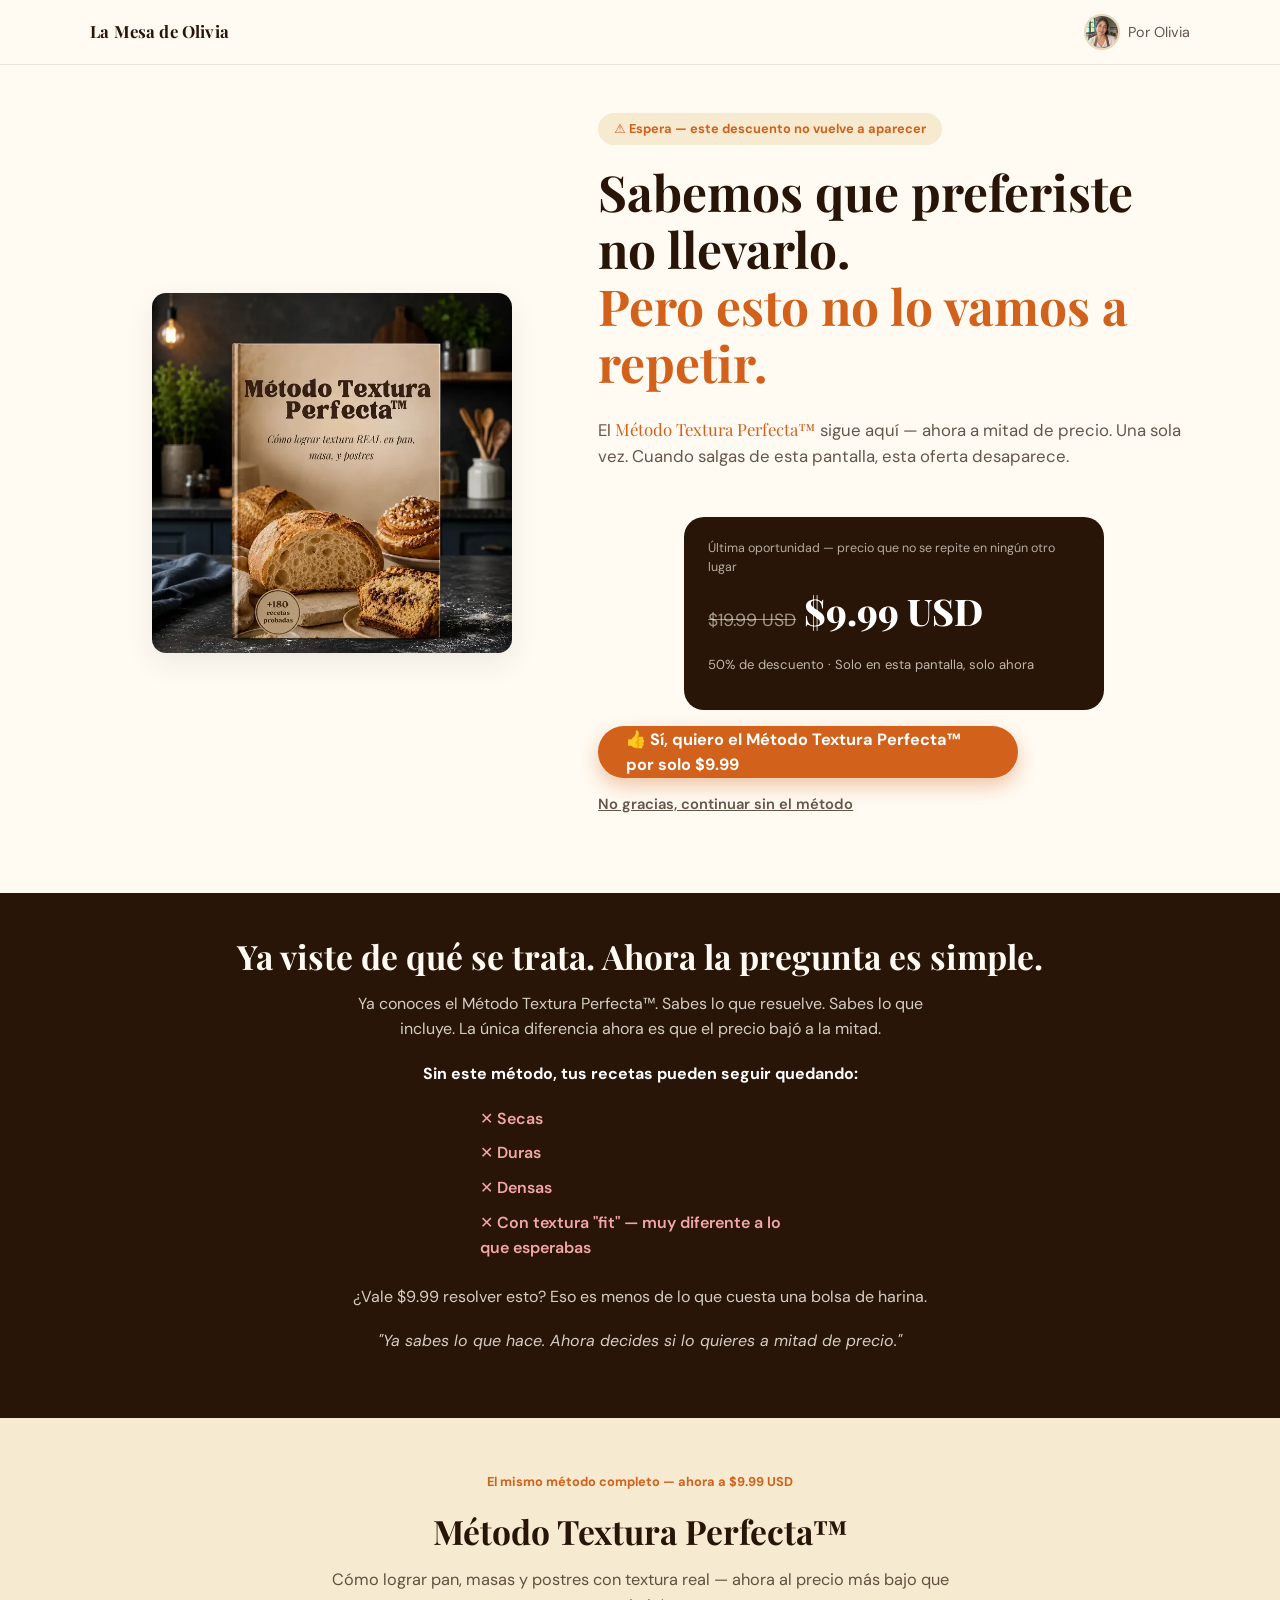
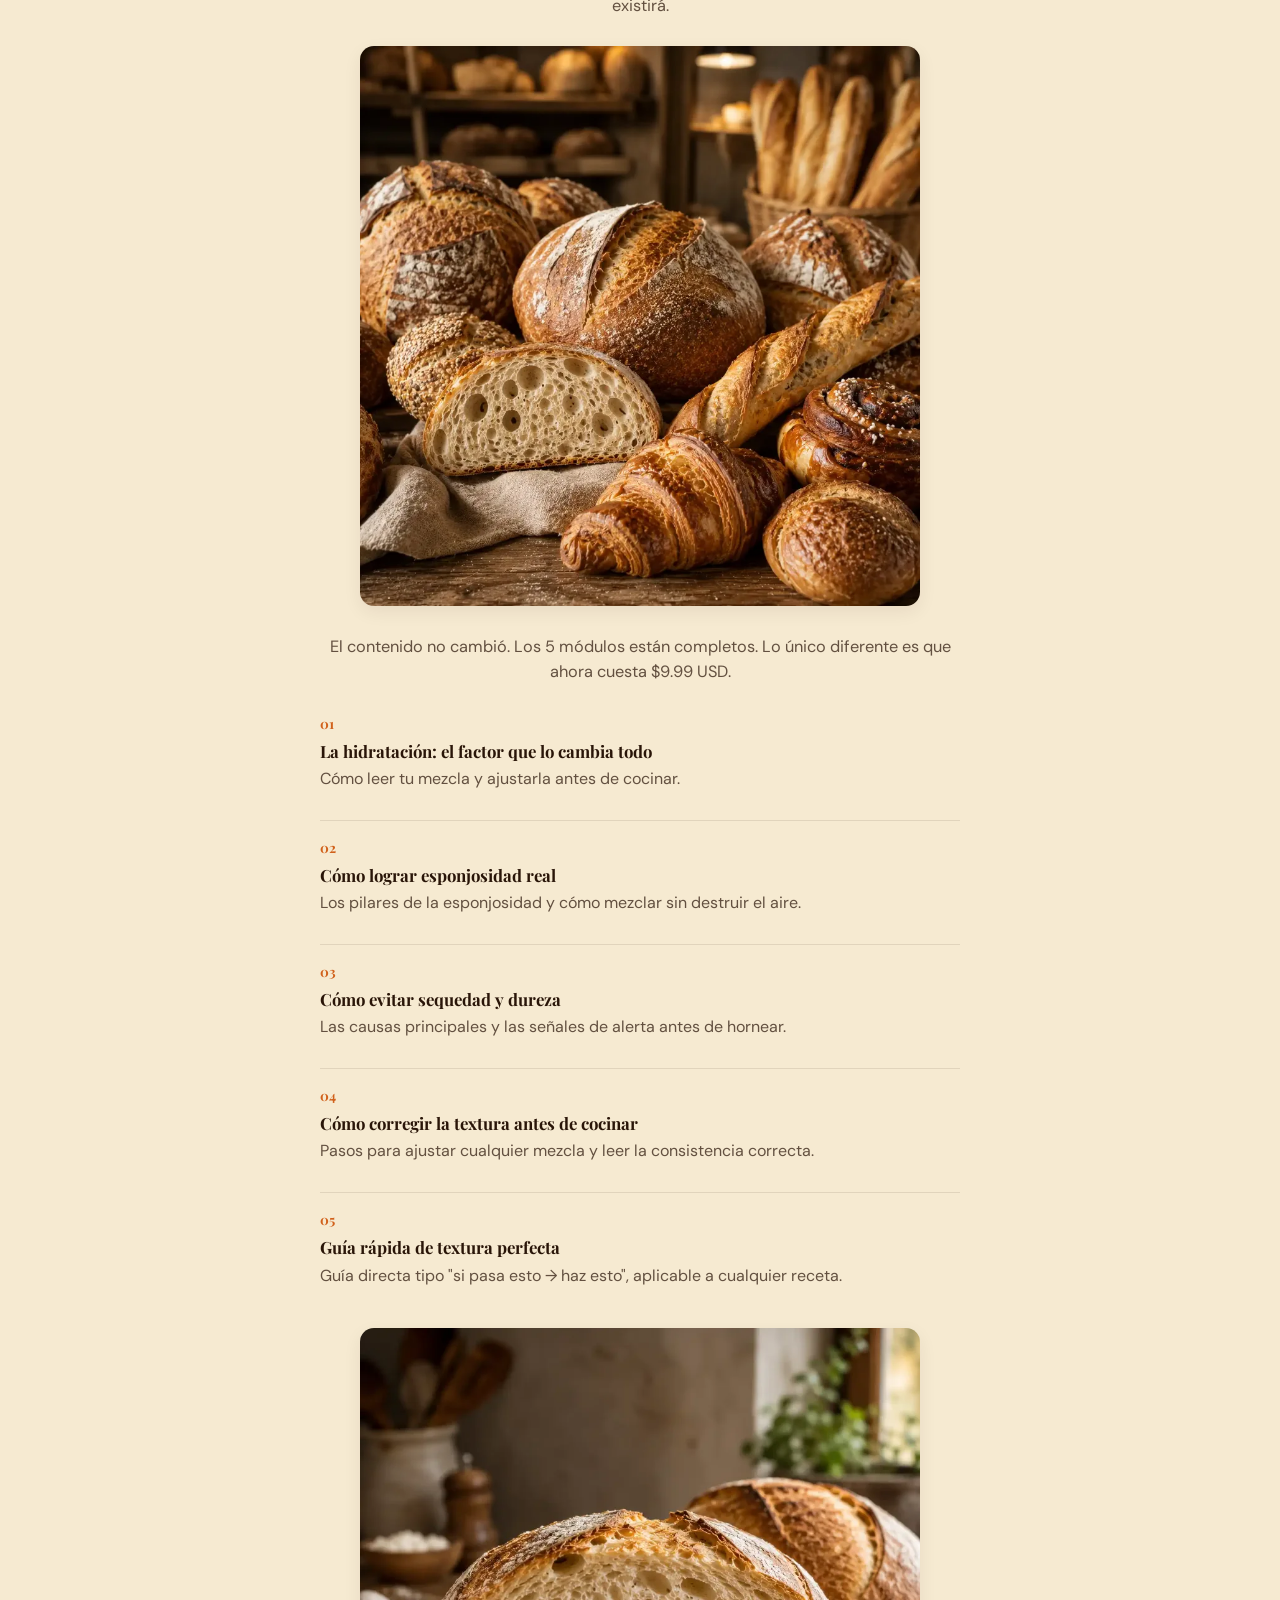
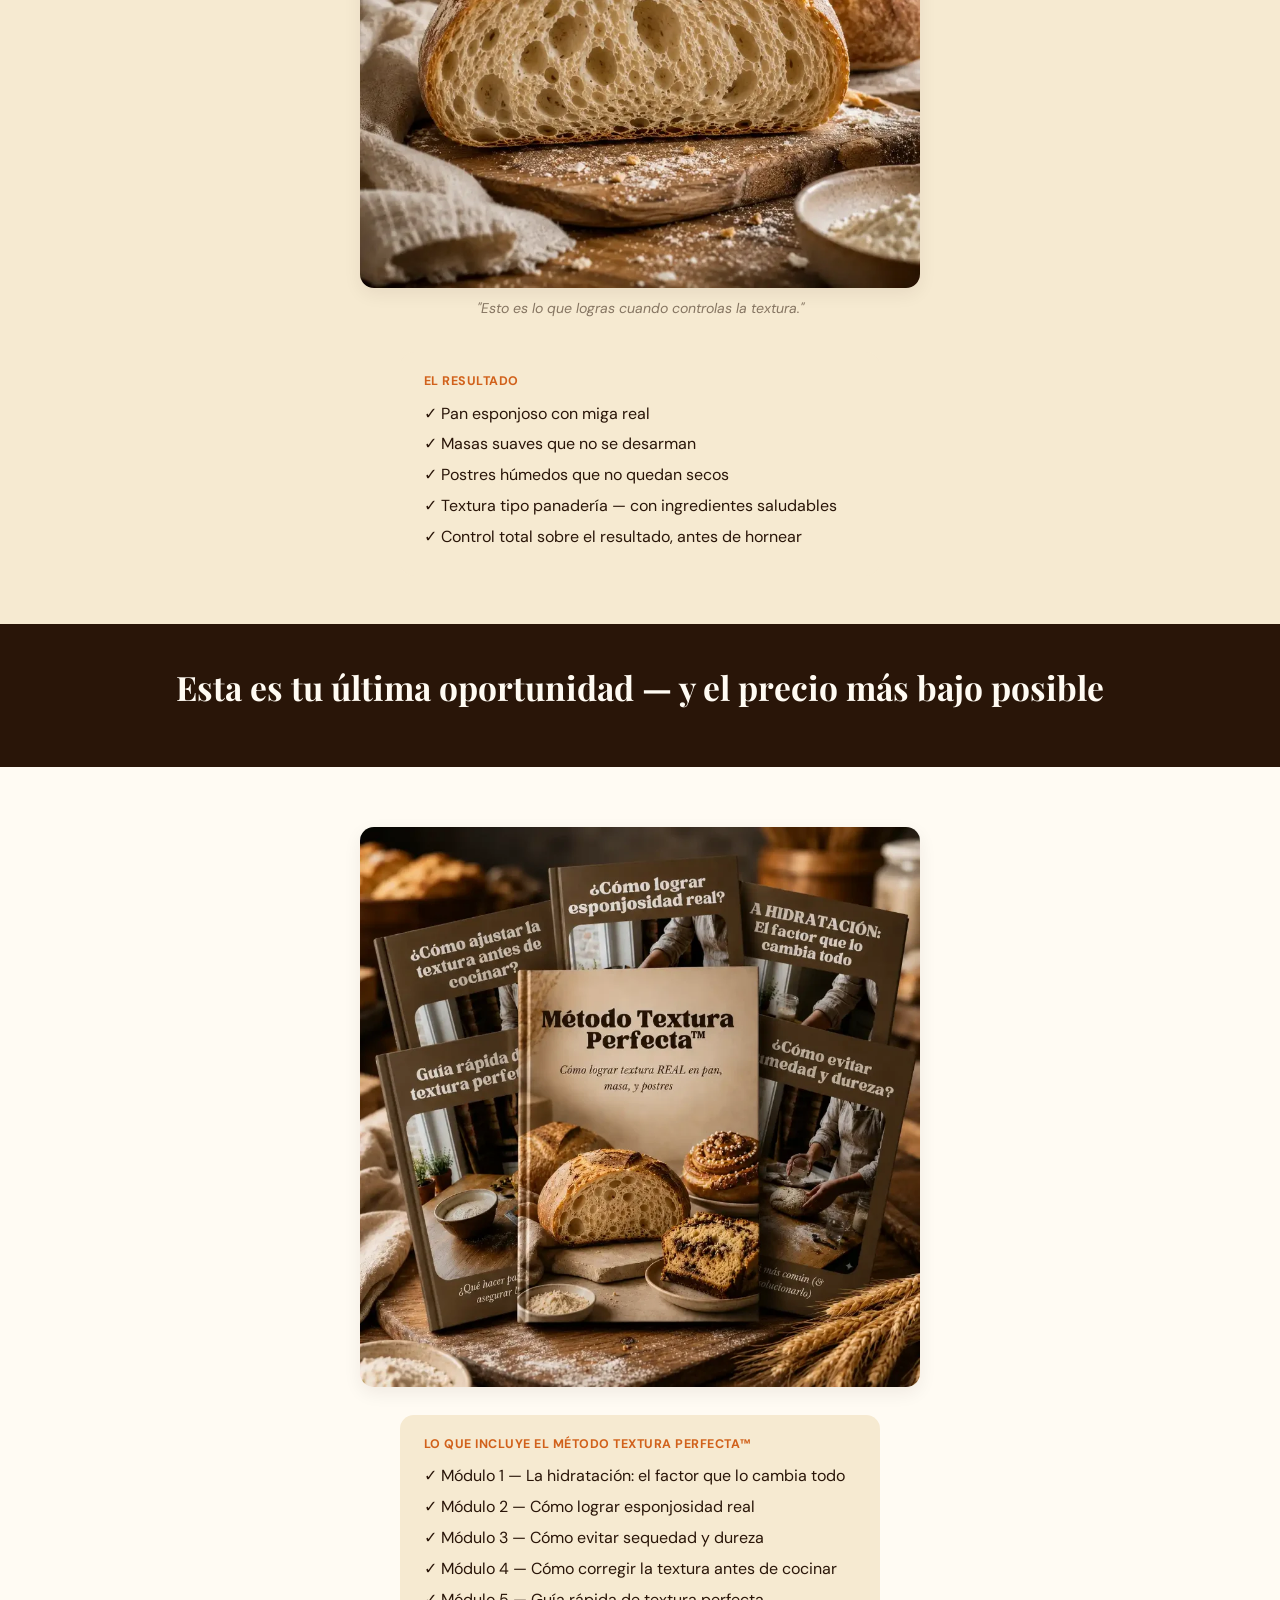
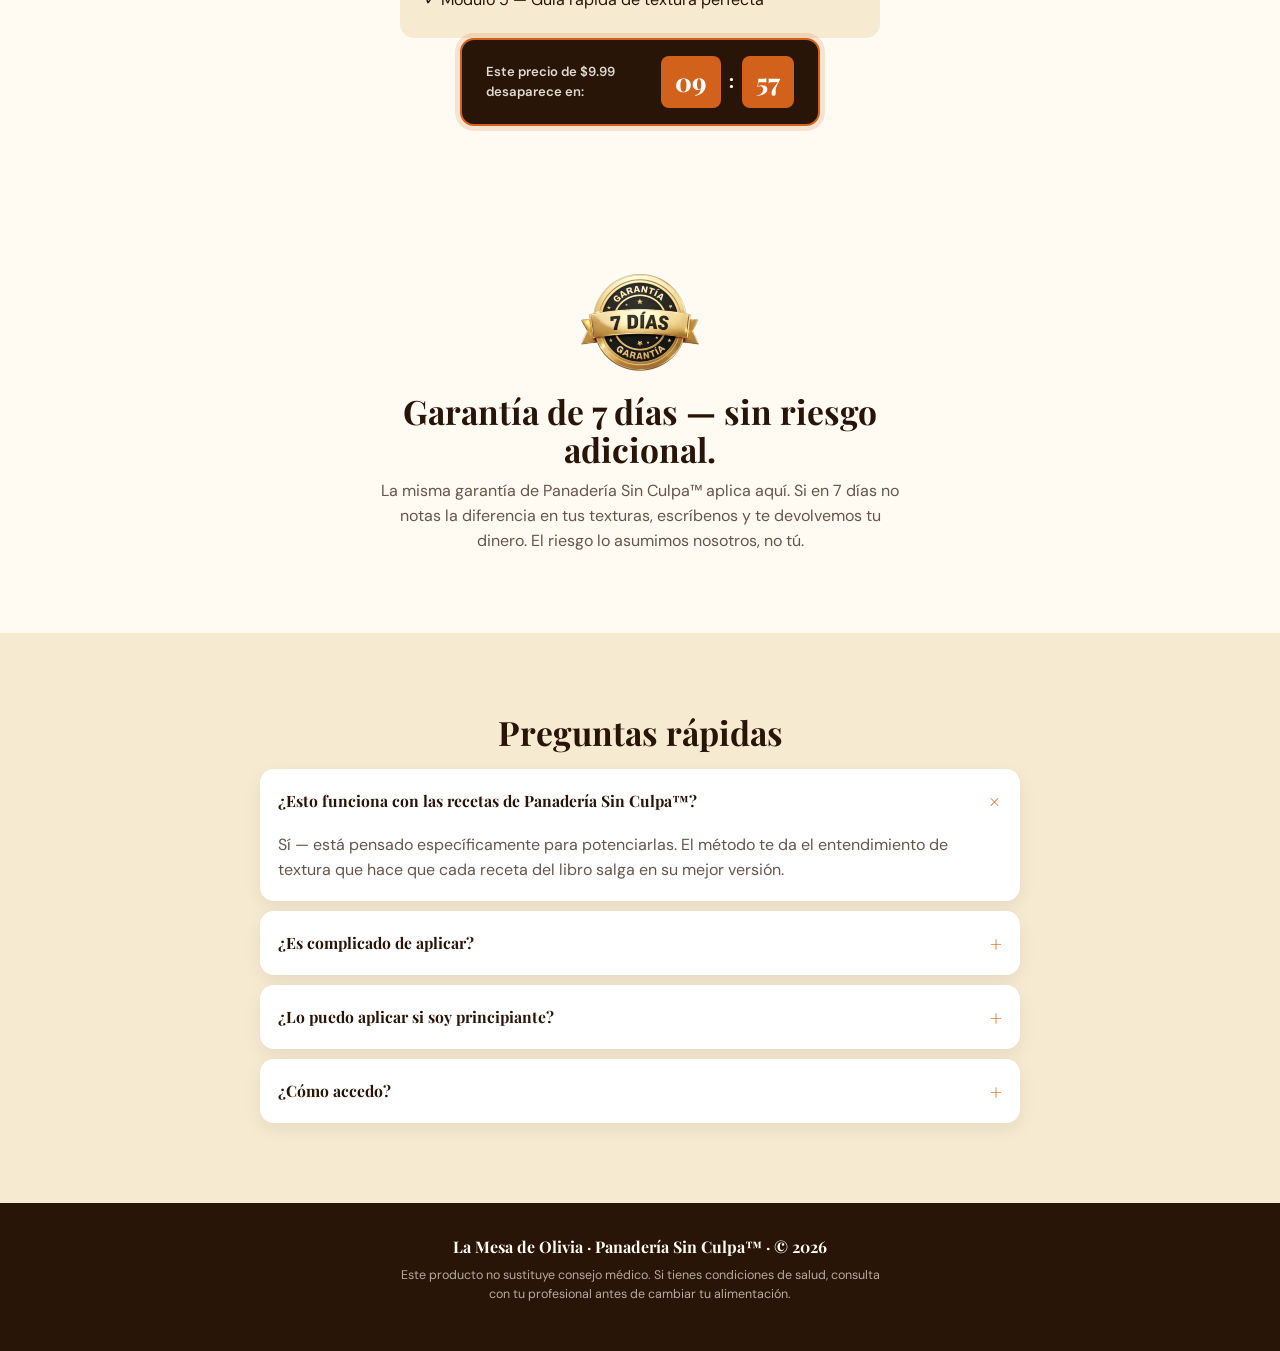
<file: downsell.html>
<!doctype html>
<html lang="es">
<head>
<meta charset="UTF-8">
<meta name="viewport" content="width=device-width, initial-scale=1, viewport-fit=cover">
<meta name="robots" content="noindex, nofollow">
<title>Última oportunidad — Método Textura Perfecta™</title>
<meta name="description" content="Última oportunidad de llevar el Método Textura Perfecta™ a mitad de precio.">
<link rel="preconnect" href="https://fonts.googleapis.com">
<link rel="preconnect" href="https://fonts.gstatic.com" crossorigin>
<link href="https://fonts.googleapis.com/css2?family=Playfair+Display:wght@600;700;800&family=DM+Sans:wght@400;500;600;700&display=swap" rel="stylesheet">
<link rel="stylesheet" href="css/styles.css">
</head>
<body>

<header class="site-header">
  <div class="wrap header-inner">
    <div class="brand"><span class="brand-name">La Mesa de Olivia</span></div>
    <div class="author-chip">
      <img src="images/olivia.webp" alt="Olivia, autora de Panadería Sin Culpa™" width="40" height="40" class="author-photo">
      <span>Por Olivia</span>
    </div>
  </div>
</header>

<main id="main">

  <!-- Hero del downsell -->
  <section class="hero">
    <div class="wrap hero-grid">
      <div class="hero-text-top offer-text">
        <p class="warn-badge">⚠ Espera — este descuento no vuelve a aparecer</p>
        <h1>Sabemos que preferiste no llevarlo.<br><span class="offer-highlight">Pero esto no lo vamos a repetir.</span></h1>
        <p class="offer-sub">El <span class="offer-highlight">Método Textura Perfecta™</span> sigue aquí — ahora a mitad de precio. Una sola vez. Cuando salgas de esta pantalla, esta oferta desaparece.</p>
      </div>

      <div class="hero-media">
        <img src="images/textura-portada.webp" alt="Portada del Método Textura Perfecta™" width="700" height="700" class="hero-cover" fetchpriority="high">
      </div>

      <div class="hero-text-bottom offer-text">
        <div class="price-block">
          <p class="price-block-note">Última oportunidad — precio que no se repite en ningún otro lugar</p>
          <p><span class="price-block-regular">$19.99 USD</span><span class="price-block-final">$9.99 USD</span></p>
          <p class="price-block-sub">50% de descuento · Solo en esta pantalla, solo ahora</p>
        </div>

        <a href="#comprar-downsell" class="btn btn-primary btn-large btn-bounce js-cta" data-cta="downsell-hero">👍 Sí, quiero el Método Textura Perfecta™ por solo $9.99</a>

        <p class="offer-decline"><a href="gracias.html">No gracias, continuar sin el método</a></p>
      </div>
    </div>
  </section>

  <!-- Reencuadre -->
  <section class="offer-reframe">
    <div class="wrap">
      <h2>Ya viste de qué se trata. Ahora la pregunta es simple.</h2>
      <p>Ya conoces el Método Textura Perfecta™. Sabes lo que resuelve. Sabes lo que incluye. La única diferencia ahora es que el precio bajó a la mitad.</p>
      <p style="font-weight:700; color:#fff;">Sin este método, tus recetas pueden seguir quedando:</p>
      <ul class="consequence-list">
        <li>✕ Secas</li>
        <li>✕ Duras</li>
        <li>✕ Densas</li>
        <li>✕ Con textura "fit" — muy diferente a lo que esperabas</li>
      </ul>
      <p style="margin-top:24px;">¿Vale $9.99 resolver esto? Eso es menos de lo que cuesta una bolsa de harina.</p>
      <p class="offer-reframe-quote">"Ya sabes lo que hace. Ahora decides si lo quieres a mitad de precio."</p>
    </div>
  </section>

  <!-- Módulos (resumen) -->
  <section class="offer-problem section-sand">
    <div class="wrap">
      <p class="warn-badge" style="display:block; text-align:center; width:fit-content; margin:0 auto 14px;">El mismo método completo — ahora a $9.99 USD</p>
      <h2 style="text-align:center">Método Textura Perfecta™</h2>
      <p class="lede">Cómo lograr pan, masas y postres con textura real — ahora al precio más bajo que existirá.</p>

      <img src="images/pan-grupo-textura.webp" alt="Variedad de panes y masas artesanales" width="900" height="900" class="offer-photo" loading="lazy">

      <p class="lede" style="margin-top:28px;">El contenido no cambió. Los 5 módulos están completos. Lo único diferente es que ahora cuesta $9.99 USD.</p>

      <div class="module-list">
        <div class="module-item">
          <p class="module-num">01</p>
          <h3>La hidratación: el factor que lo cambia todo</h3>
          <p>Cómo leer tu mezcla y ajustarla antes de cocinar.</p>
        </div>
        <div class="module-item">
          <p class="module-num">02</p>
          <h3>Cómo lograr esponjosidad real</h3>
          <p>Los pilares de la esponjosidad y cómo mezclar sin destruir el aire.</p>
        </div>
        <div class="module-item">
          <p class="module-num">03</p>
          <h3>Cómo evitar sequedad y dureza</h3>
          <p>Las causas principales y las señales de alerta antes de hornear.</p>
        </div>
        <div class="module-item">
          <p class="module-num">04</p>
          <h3>Cómo corregir la textura antes de cocinar</h3>
          <p>Pasos para ajustar cualquier mezcla y leer la consistencia correcta.</p>
        </div>
        <div class="module-item">
          <p class="module-num">05</p>
          <h3>Guía rápida de textura perfecta</h3>
          <p>Guía directa tipo "si pasa esto → haz esto", aplicable a cualquier receta.</p>
        </div>
      </div>

      <figure class="offer-photo-figure">
        <img src="images/pan-corte-textura.webp" alt="Pan con miga esponjosa, cortado a la mitad" width="900" height="900" class="offer-photo" loading="lazy">
        <figcaption>"Esto es lo que logras cuando controlas la textura."</figcaption>
      </figure>

      <div class="results-box">
        <p>El resultado</p>
        <ul>
          <li>✓ Pan esponjoso con miga real</li>
          <li>✓ Masas suaves que no se desarman</li>
          <li>✓ Postres húmedos que no quedan secos</li>
          <li>✓ Textura tipo panadería — con ingredientes saludables</li>
          <li>✓ Control total sobre el resultado, antes de hornear</li>
        </ul>
      </div>
    </div>
  </section>

  <!-- Última oportunidad -->
  <section class="offer-reframe">
    <div class="wrap">
      <h2>Esta es tu última oportunidad — y el precio más bajo posible</h2>
    </div>
  </section>

  <!-- Precio / checkout -->
  <section class="offer-hero" id="comprar-downsell">
    <div class="wrap offer-wrap">
      <img src="images/textura-grupo.webp" alt="Los 5 módulos del Método Textura Perfecta™ junto con el libro principal" width="900" height="900" class="offer-group-img" loading="lazy">

      <div class="results-box" style="text-align:left;">
        <p>Lo que incluye el Método Textura Perfecta™</p>
        <ul>
          <li>✓ Módulo 1 — La hidratación: el factor que lo cambia todo</li>
          <li>✓ Módulo 2 — Cómo lograr esponjosidad real</li>
          <li>✓ Módulo 3 — Cómo evitar sequedad y dureza</li>
          <li>✓ Módulo 4 — Cómo corregir la textura antes de cocinar</li>
          <li>✓ Módulo 5 — Guía rápida de textura perfecta</li>
        </ul>
      </div>

      <div class="countdown" id="downsellCountdownWrap2">
        <span class="countdown-label">Este precio de $9.99 desaparece en:</span>
        <span class="countdown-time">
          <span class="countdown-box" id="downsellMin2">10</span>
          <span class="countdown-sep">:</span>
          <span class="countdown-box" id="downsellSec2">00</span>
        </span>
      </div>
      <div id="downsellCheckout" class="whop-embed-container"></div>
    </div>
  </section>

  <!-- Garantía -->
  <section class="section" aria-labelledby="garantia-downsell-title">
    <div class="wrap guarantee-wrap">
      <img src="images/garantia.webp" alt="Sello de garantía de 7 días" width="160" height="138" class="guarantee-seal" loading="lazy">
      <div>
        <h2 id="garantia-downsell-title">Garantía de 7 días — sin riesgo adicional.</h2>
        <p>La misma garantía de Panadería Sin Culpa™ aplica aquí. Si en 7 días no notas la diferencia en tus texturas, escríbenos y te devolvemos tu dinero. El riesgo lo asumimos nosotros, no tú.</p>
      </div>
    </div>
  </section>

  <!-- FAQ -->
  <section class="section section-sand" aria-labelledby="faq-downsell-title">
    <div class="wrap">
      <h2 id="faq-downsell-title">Preguntas rápidas</h2>
      <div class="accordion accordion-faq">
        <details class="accordion-item" open>
          <summary><span>¿Esto funciona con las recetas de Panadería Sin Culpa™?</span></summary>
          <p>Sí — está pensado específicamente para potenciarlas. El método te da el entendimiento de textura que hace que cada receta del libro salga en su mejor versión.</p>
        </details>
        <details class="accordion-item">
          <summary><span>¿Es complicado de aplicar?</span></summary>
          <p>No. Está explicado paso a paso, sin tecnicismos, con guías directas de "si pasa esto, haz esto".</p>
        </details>
        <details class="accordion-item">
          <summary><span>¿Lo puedo aplicar si soy principiante?</span></summary>
          <p>Sí. No necesitas experiencia previa en panadería para aplicar lo que enseña.</p>
        </details>
        <details class="accordion-item">
          <summary><span>¿Cómo accedo?</span></summary>
          <p>Después de que Whop confirma tu pago, puedes leer o descargar el PDF ahí mismo, en el mismo navegador. Si tienes algún problema, escríbenos a <a href="mailto:reallbienestarr@gmail.com">reallbienestarr@gmail.com</a>.</p>
        </details>
      </div>
    </div>
  </section>

</main>

<footer class="site-footer">
  <div class="wrap footer-inner">
    <p class="footer-brand">La Mesa de Olivia · Panadería Sin Culpa™ · © 2026</p>
    <p class="footer-health">Este producto no sustituye consejo médico. Si tienes condiciones de salud, consulta con tu profesional antes de cambiar tu alimentación.</p>
  </div>
</footer>

<script src="js/offer.js"></script>
<script>
  initOfferPage({
    clarityId: "z6r5mlnddf",
    metaPixelId: "4039427159523335",
    checkoutContainerId: "downsellCheckout",
    whopPlanId: "plan_4rhixJXQjfsDe",
    // El cronómetro solo va al final, junto al checkout — no arriba en el hero.
    countdown: {
      key: "downsell",
      minutes: 10,
      minutesId: "downsellMin2",
      secondsId: "downsellSec2",
      wrapId: "downsellCountdownWrap2",
    },
  });
</script>
</body>
</html>
</file>
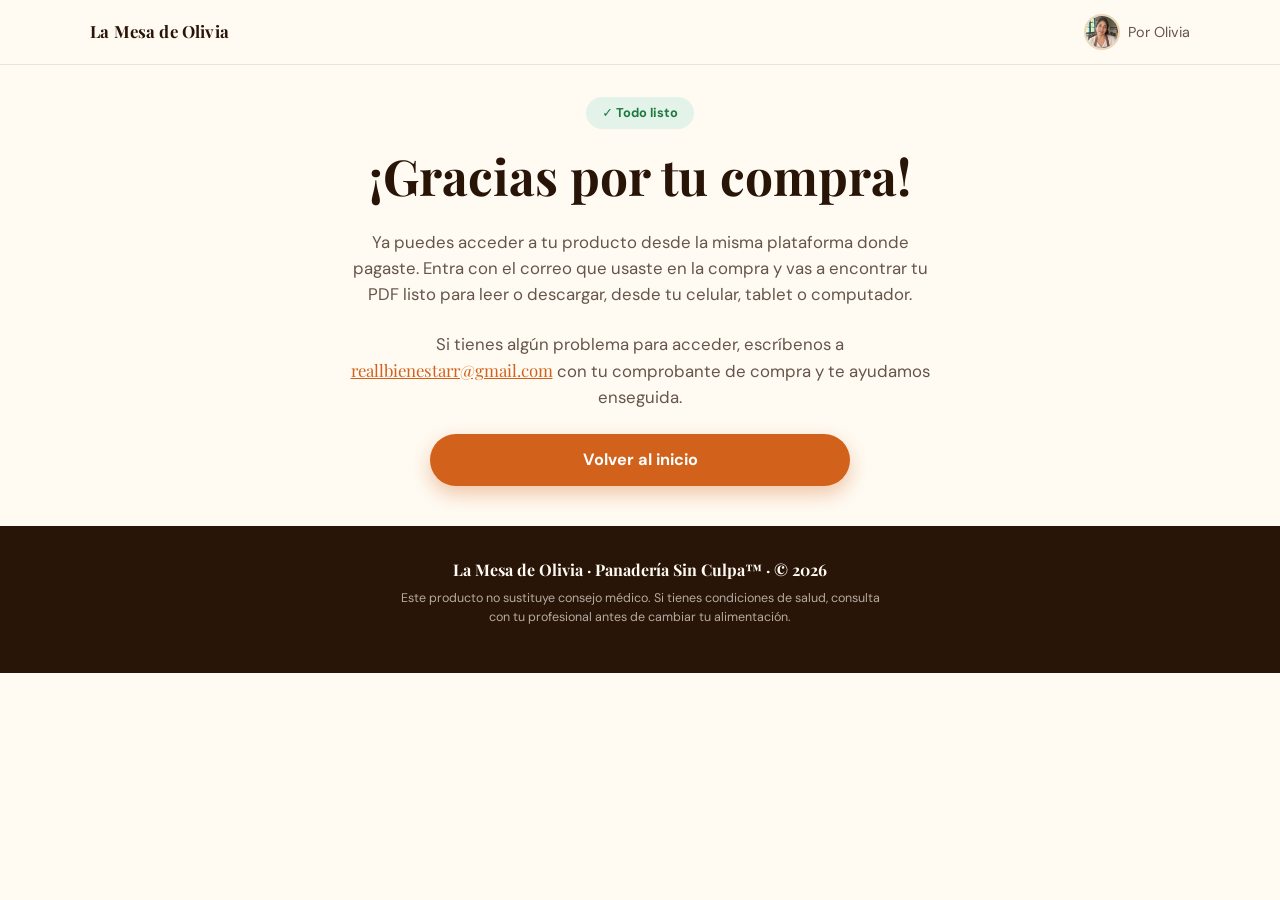
<file: gracias.html>
<!doctype html>
<html lang="es">
<head>
<meta charset="UTF-8">
<meta name="viewport" content="width=device-width, initial-scale=1, viewport-fit=cover">
<meta name="robots" content="noindex, nofollow">
<title>Gracias por tu compra — Panadería Sin Culpa™</title>
<meta name="description" content="Gracias por tu compra. Aquí tienes los pasos para acceder a tu producto.">
<link rel="preconnect" href="https://fonts.googleapis.com">
<link rel="preconnect" href="https://fonts.gstatic.com" crossorigin>
<link href="https://fonts.googleapis.com/css2?family=Playfair+Display:wght@600;700;800&family=DM+Sans:wght@400;500;600;700&display=swap" rel="stylesheet">
<link rel="stylesheet" href="css/styles.css">
</head>
<body>

<header class="site-header">
  <div class="wrap header-inner">
    <div class="brand"><span class="brand-name">La Mesa de Olivia</span></div>
    <div class="author-chip">
      <img src="images/olivia.webp" alt="Olivia, autora de Panadería Sin Culpa™" width="40" height="40" class="author-photo">
      <span>Por Olivia</span>
    </div>
  </div>
</header>

<main id="main">
  <section class="offer-hero">
    <div class="wrap offer-wrap">
      <p class="confirm-badge">✓ Todo listo</p>
      <h1>¡Gracias por tu compra!</h1>
      <p class="offer-sub">Ya puedes acceder a tu producto desde la misma plataforma donde pagaste. Entra con el correo que usaste en la compra y vas a encontrar tu PDF listo para leer o descargar, desde tu celular, tablet o computador.</p>
      <p class="offer-sub">Si tienes algún problema para acceder, escríbenos a <a href="mailto:reallbienestarr@gmail.com" class="offer-highlight">reallbienestarr@gmail.com</a> con tu comprobante de compra y te ayudamos enseguida.</p>
      <a href="index.html" class="btn btn-primary btn-large">Volver al inicio</a>
    </div>
  </section>
</main>

<footer class="site-footer">
  <div class="wrap footer-inner">
    <p class="footer-brand">La Mesa de Olivia · Panadería Sin Culpa™ · © 2026</p>
    <p class="footer-health">Este producto no sustituye consejo médico. Si tienes condiciones de salud, consulta con tu profesional antes de cambiar tu alimentación.</p>
  </div>
</footer>

</body>
</html>
</file>
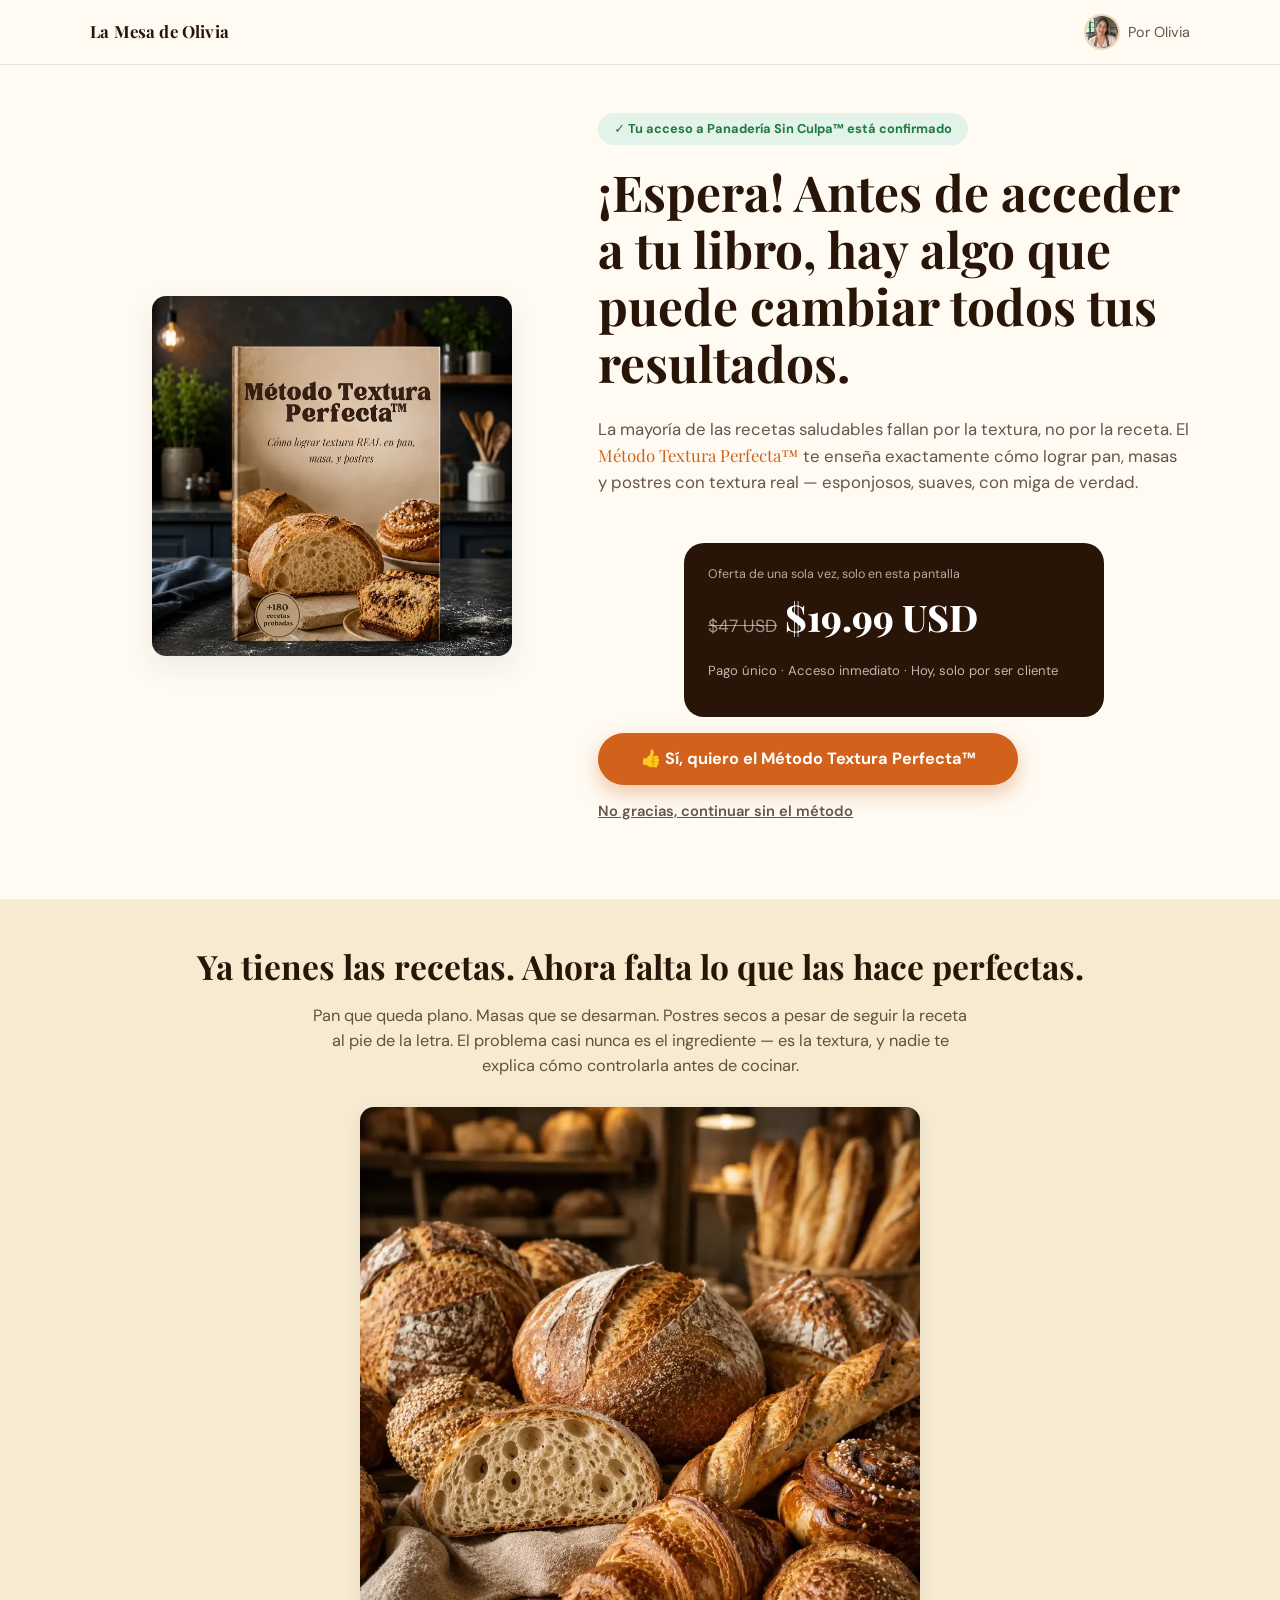
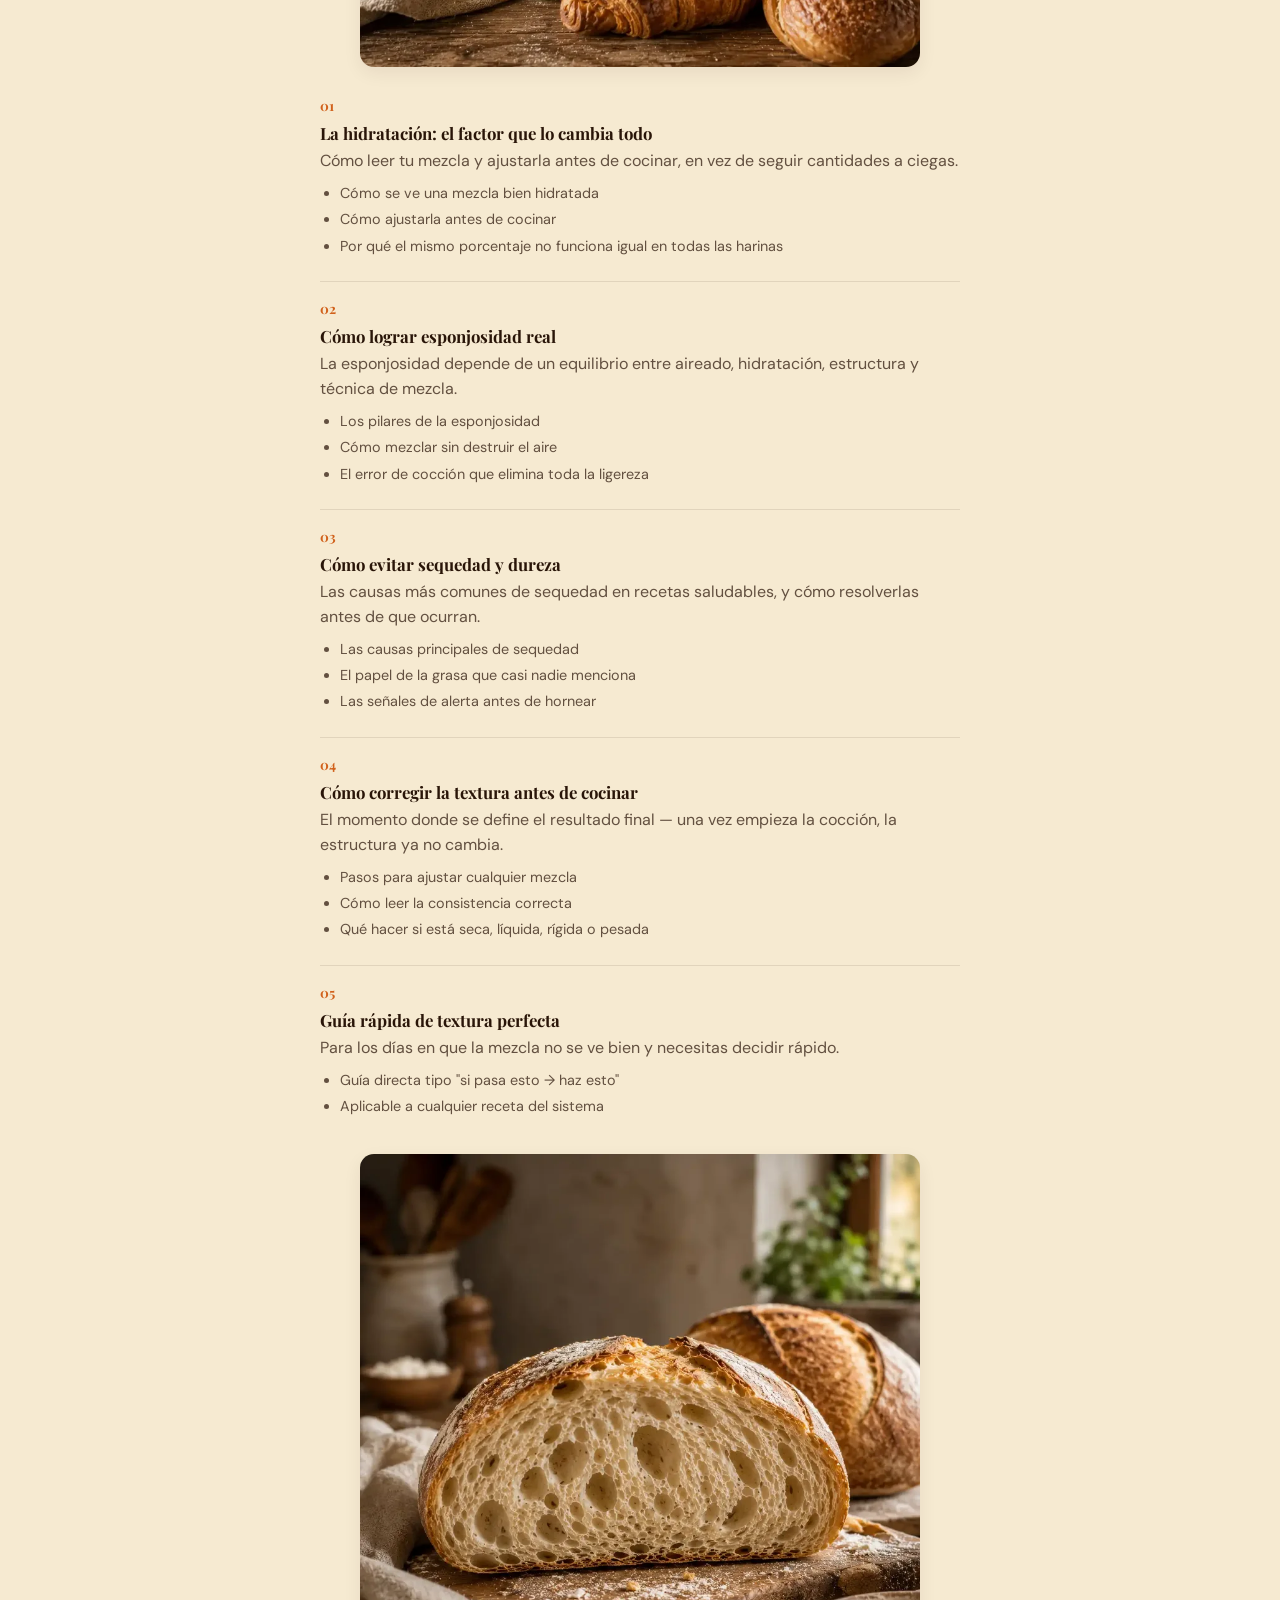
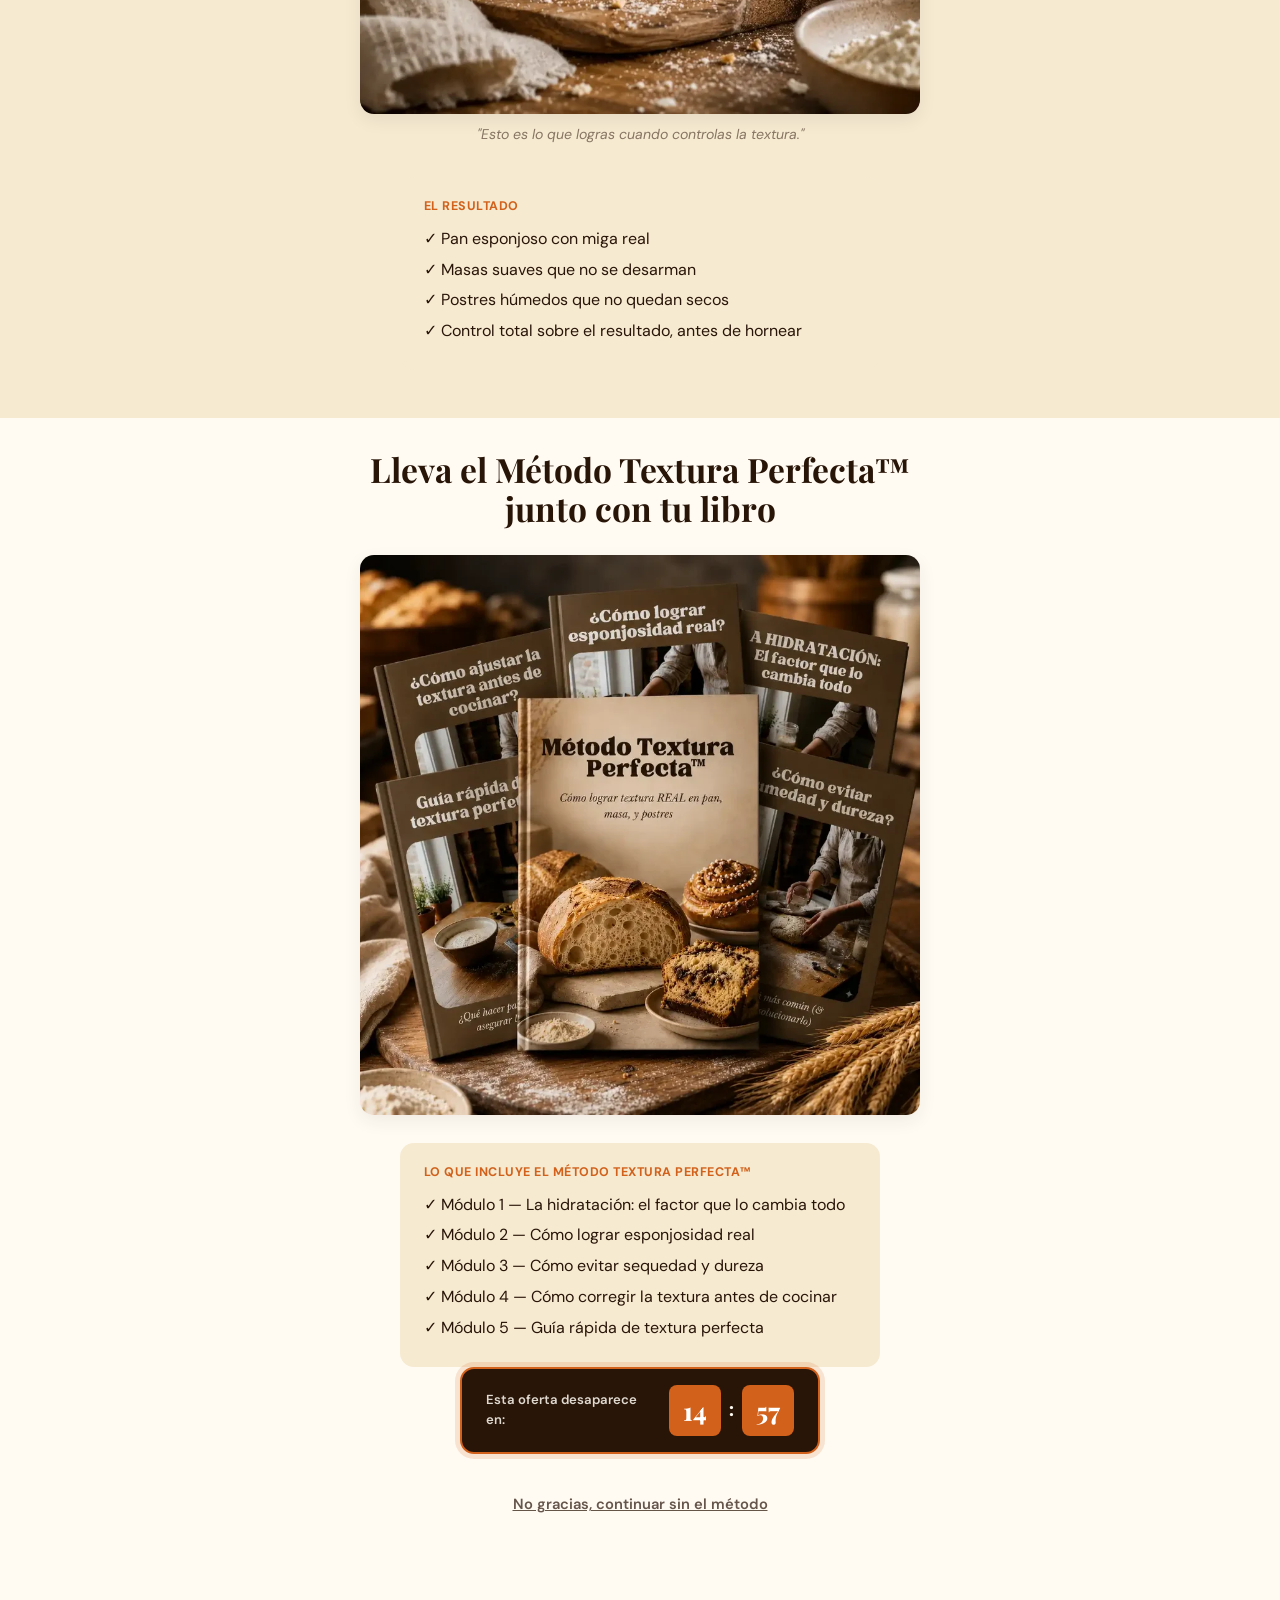
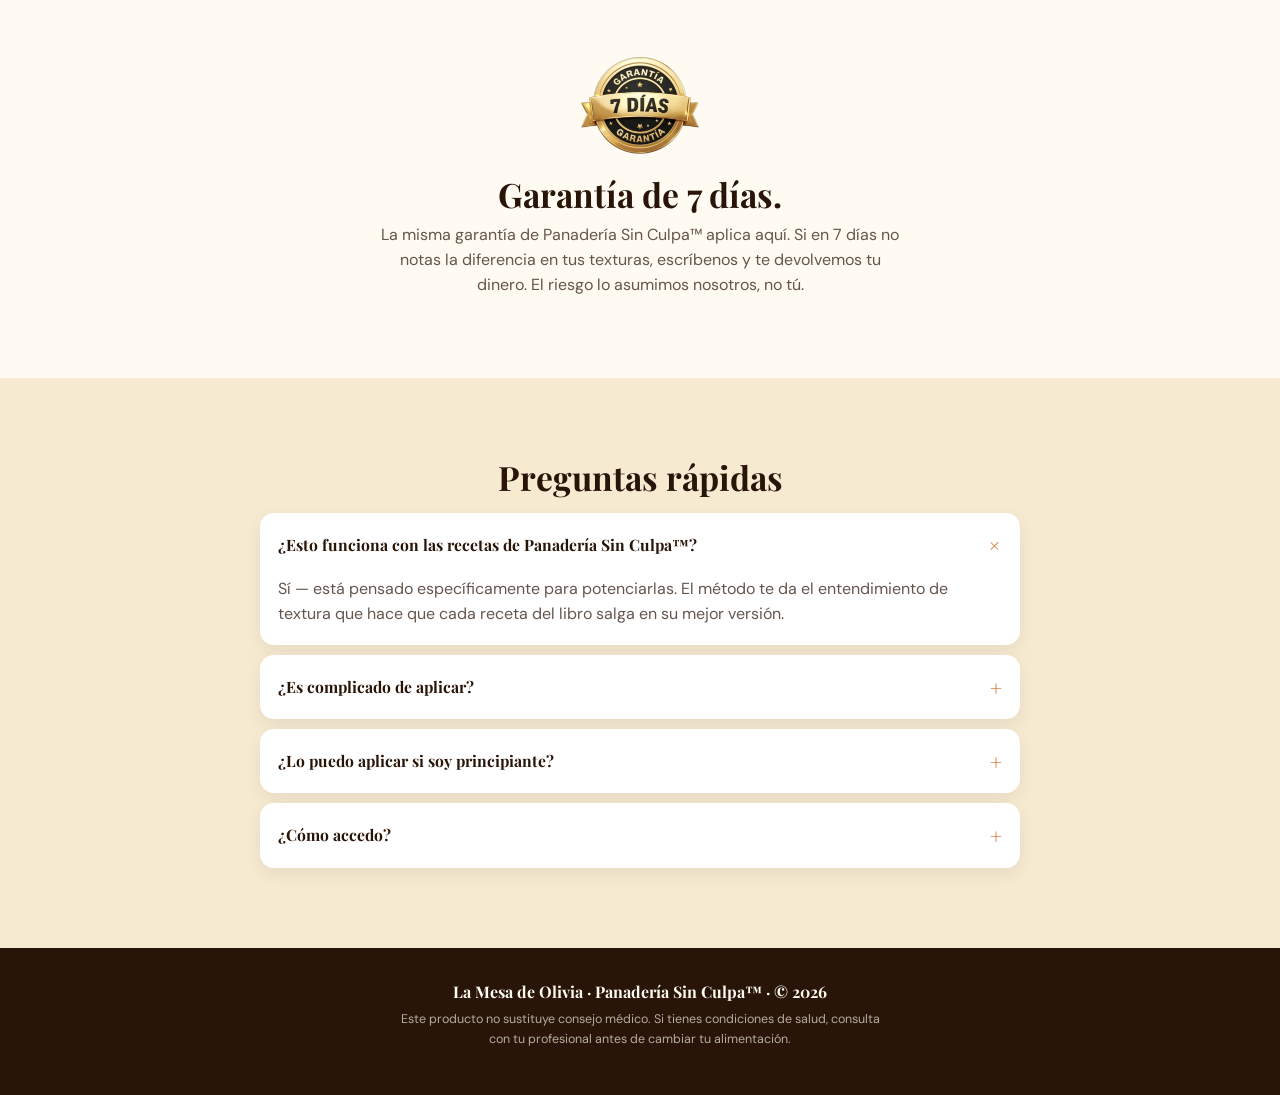
<file: upsell.html>
<!doctype html>
<html lang="es">
<head>
<meta charset="UTF-8">
<meta name="viewport" content="width=device-width, initial-scale=1, viewport-fit=cover">
<meta name="robots" content="noindex, nofollow">
<title>Antes de continuar — Método Textura Perfecta™</title>
<meta name="description" content="Oferta única después de tu compra de Panadería Sin Culpa™: el Método Textura Perfecta™.">
<link rel="preconnect" href="https://fonts.googleapis.com">
<link rel="preconnect" href="https://fonts.gstatic.com" crossorigin>
<link href="https://fonts.googleapis.com/css2?family=Playfair+Display:wght@600;700;800&family=DM+Sans:wght@400;500;600;700&display=swap" rel="stylesheet">
<link rel="stylesheet" href="css/styles.css">
</head>
<body>

<header class="site-header">
  <div class="wrap header-inner">
    <div class="brand"><span class="brand-name">La Mesa de Olivia</span></div>
    <div class="author-chip">
      <img src="images/olivia.webp" alt="Olivia, autora de Panadería Sin Culpa™" width="40" height="40" class="author-photo">
      <span>Por Olivia</span>
    </div>
  </div>
</header>

<main id="main">

  <!-- Hero del upsell -->
  <section class="hero">
    <div class="wrap hero-grid">
      <div class="hero-text-top offer-text">
        <p class="confirm-badge">✓ Tu acceso a Panadería Sin Culpa™ está confirmado</p>
        <h1>¡Espera! Antes de acceder a tu libro, hay algo que puede cambiar todos tus resultados.</h1>
        <p class="offer-sub">La mayoría de las recetas saludables fallan por la textura, no por la receta. El <span class="offer-highlight">Método Textura Perfecta™</span> te enseña exactamente cómo lograr pan, masas y postres con textura real — esponjosos, suaves, con miga de verdad.</p>
      </div>

      <div class="hero-media">
        <img src="images/textura-portada.webp" alt="Portada del Método Textura Perfecta™" width="700" height="700" class="hero-cover" fetchpriority="high">
      </div>

      <div class="hero-text-bottom offer-text">
        <div class="price-block">
          <p class="price-block-note">Oferta de una sola vez, solo en esta pantalla</p>
          <p><span class="price-block-regular">$47 USD</span><span class="price-block-final">$19.99 USD</span></p>
          <p class="price-block-sub">Pago único · Acceso inmediato · Hoy, solo por ser cliente</p>
        </div>

        <a href="#comprar-upsell" class="btn btn-primary btn-large btn-bounce js-cta" data-cta="upsell-hero">👍 Sí, quiero el Método Textura Perfecta™</a>

        <p class="offer-decline"><a href="downsell.html">No gracias, continuar sin el método</a></p>
      </div>
    </div>
  </section>

  <!-- Agitación del problema + módulos -->
  <section class="offer-problem section-sand">
    <div class="wrap">
      <h2 style="text-align:center">Ya tienes las recetas. Ahora falta lo que las hace perfectas.</h2>
      <p class="lede">Pan que queda plano. Masas que se desarman. Postres secos a pesar de seguir la receta al pie de la letra. El problema casi nunca es el ingrediente — es la textura, y nadie te explica cómo controlarla antes de cocinar.</p>

      <img src="images/pan-grupo-textura.webp" alt="Variedad de panes y masas artesanales" width="900" height="900" class="offer-photo" loading="lazy">

      <div class="module-list" style="margin-top:28px;">
        <div class="module-item">
          <p class="module-num">01</p>
          <h3>La hidratación: el factor que lo cambia todo</h3>
          <p>Cómo leer tu mezcla y ajustarla antes de cocinar, en vez de seguir cantidades a ciegas.</p>
          <ul>
            <li>Cómo se ve una mezcla bien hidratada</li>
            <li>Cómo ajustarla antes de cocinar</li>
            <li>Por qué el mismo porcentaje no funciona igual en todas las harinas</li>
          </ul>
        </div>
        <div class="module-item">
          <p class="module-num">02</p>
          <h3>Cómo lograr esponjosidad real</h3>
          <p>La esponjosidad depende de un equilibrio entre aireado, hidratación, estructura y técnica de mezcla.</p>
          <ul>
            <li>Los pilares de la esponjosidad</li>
            <li>Cómo mezclar sin destruir el aire</li>
            <li>El error de cocción que elimina toda la ligereza</li>
          </ul>
        </div>
        <div class="module-item">
          <p class="module-num">03</p>
          <h3>Cómo evitar sequedad y dureza</h3>
          <p>Las causas más comunes de sequedad en recetas saludables, y cómo resolverlas antes de que ocurran.</p>
          <ul>
            <li>Las causas principales de sequedad</li>
            <li>El papel de la grasa que casi nadie menciona</li>
            <li>Las señales de alerta antes de hornear</li>
          </ul>
        </div>
        <div class="module-item">
          <p class="module-num">04</p>
          <h3>Cómo corregir la textura antes de cocinar</h3>
          <p>El momento donde se define el resultado final — una vez empieza la cocción, la estructura ya no cambia.</p>
          <ul>
            <li>Pasos para ajustar cualquier mezcla</li>
            <li>Cómo leer la consistencia correcta</li>
            <li>Qué hacer si está seca, líquida, rígida o pesada</li>
          </ul>
        </div>
        <div class="module-item">
          <p class="module-num">05</p>
          <h3>Guía rápida de textura perfecta</h3>
          <p>Para los días en que la mezcla no se ve bien y necesitas decidir rápido.</p>
          <ul>
            <li>Guía directa tipo "si pasa esto → haz esto"</li>
            <li>Aplicable a cualquier receta del sistema</li>
          </ul>
        </div>
      </div>

      <figure class="offer-photo-figure">
        <img src="images/pan-corte-textura.webp" alt="Pan con miga esponjosa, cortado a la mitad" width="900" height="900" class="offer-photo" loading="lazy">
        <figcaption>"Esto es lo que logras cuando controlas la textura."</figcaption>
      </figure>

      <div class="results-box">
        <p>El resultado</p>
        <ul>
          <li>✓ Pan esponjoso con miga real</li>
          <li>✓ Masas suaves que no se desarman</li>
          <li>✓ Postres húmedos que no quedan secos</li>
          <li>✓ Control total sobre el resultado, antes de hornear</li>
        </ul>
      </div>
    </div>
  </section>

  <!-- Precio / checkout -->
  <section class="offer-hero" id="comprar-upsell">
    <div class="wrap offer-wrap">
      <h2>Lleva el Método Textura Perfecta™ junto con tu libro</h2>

      <img src="images/textura-grupo.webp" alt="Los 5 módulos del Método Textura Perfecta™ junto con el libro principal" width="900" height="900" class="offer-group-img" loading="lazy">

      <div class="results-box" style="text-align:left;">
        <p>Lo que incluye el Método Textura Perfecta™</p>
        <ul>
          <li>✓ Módulo 1 — La hidratación: el factor que lo cambia todo</li>
          <li>✓ Módulo 2 — Cómo lograr esponjosidad real</li>
          <li>✓ Módulo 3 — Cómo evitar sequedad y dureza</li>
          <li>✓ Módulo 4 — Cómo corregir la textura antes de cocinar</li>
          <li>✓ Módulo 5 — Guía rápida de textura perfecta</li>
        </ul>
      </div>

      <div class="countdown" id="upsellCountdownWrap2">
        <span class="countdown-label">Esta oferta desaparece en:</span>
        <span class="countdown-time">
          <span class="countdown-box" id="upsellMin2">15</span>
          <span class="countdown-sep">:</span>
          <span class="countdown-box" id="upsellSec2">00</span>
        </span>
      </div>
      <div id="upsellCheckout" class="whop-embed-container"></div>
      <p class="offer-decline"><a href="downsell.html">No gracias, continuar sin el método</a></p>
    </div>
  </section>

  <!-- Garantía -->
  <section class="section" aria-labelledby="garantia-upsell-title">
    <div class="wrap guarantee-wrap">
      <img src="images/garantia.webp" alt="Sello de garantía de 7 días" width="160" height="138" class="guarantee-seal" loading="lazy">
      <div>
        <h2 id="garantia-upsell-title">Garantía de 7 días.</h2>
        <p>La misma garantía de Panadería Sin Culpa™ aplica aquí. Si en 7 días no notas la diferencia en tus texturas, escríbenos y te devolvemos tu dinero. El riesgo lo asumimos nosotros, no tú.</p>
      </div>
    </div>
  </section>

  <!-- FAQ -->
  <section class="section section-sand" aria-labelledby="faq-upsell-title">
    <div class="wrap">
      <h2 id="faq-upsell-title">Preguntas rápidas</h2>
      <div class="accordion accordion-faq">
        <details class="accordion-item" open>
          <summary><span>¿Esto funciona con las recetas de Panadería Sin Culpa™?</span></summary>
          <p>Sí — está pensado específicamente para potenciarlas. El método te da el entendimiento de textura que hace que cada receta del libro salga en su mejor versión.</p>
        </details>
        <details class="accordion-item">
          <summary><span>¿Es complicado de aplicar?</span></summary>
          <p>No. Está explicado paso a paso, sin tecnicismos, con guías directas de "si pasa esto, haz esto".</p>
        </details>
        <details class="accordion-item">
          <summary><span>¿Lo puedo aplicar si soy principiante?</span></summary>
          <p>Sí. No necesitas experiencia previa en panadería para aplicar lo que enseña.</p>
        </details>
        <details class="accordion-item">
          <summary><span>¿Cómo accedo?</span></summary>
          <p>Después de que Whop confirma tu pago, puedes leer o descargar el PDF ahí mismo, en el mismo navegador. Si tienes algún problema, escríbenos a <a href="mailto:reallbienestarr@gmail.com">reallbienestarr@gmail.com</a>.</p>
        </details>
      </div>
    </div>
  </section>

</main>

<footer class="site-footer">
  <div class="wrap footer-inner">
    <p class="footer-brand">La Mesa de Olivia · Panadería Sin Culpa™ · © 2026</p>
    <p class="footer-health">Este producto no sustituye consejo médico. Si tienes condiciones de salud, consulta con tu profesional antes de cambiar tu alimentación.</p>
  </div>
</footer>

<script src="js/offer.js"></script>
<script>
  initOfferPage({
    clarityId: "z6r5mlnddf",
    metaPixelId: "4039427159523335",
    checkoutContainerId: "upsellCheckout",
    whopPlanId: "plan_rlHSiwckJlejY",
    // El cronómetro solo va al final, junto al checkout — no arriba en el hero.
    countdown: {
      key: "upsell",
      minutes: 15,
      minutesId: "upsellMin2",
      secondsId: "upsellSec2",
      wrapId: "upsellCountdownWrap2",
    },
  });
</script>
</body>
</html>
</file>
<file: css/styles.css>
/* ============ Design tokens (colores exactos tomados de la página actual) ============ */
:root {
  --color-bg: #fffbf3;
  --color-sand: #f6ead1;
  --color-sand-deep: #ebd8ba;
  --color-ink: #291508;
  --color-ink-soft: rgba(41, 21, 8, 0.72);
  --color-ink-faint: rgba(41, 21, 8, 0.55);
  --color-primary: #d1611b;
  --color-primary-dark: #b34f13;
  --color-card: #ffffff;
  --color-border: rgba(41, 21, 8, 0.1);

  --font-display: "Playfair Display", Georgia, serif;
  --font-body: "DM Sans", system-ui, -apple-system, sans-serif;

  --radius-lg: 20px;
  --radius-md: 14px;
  --radius-sm: 10px;
  --shadow-soft: 0 10px 30px rgba(41, 21, 8, 0.08);
  --shadow-card: 0 6px 18px rgba(41, 21, 8, 0.07);

  --container: 1140px;
}

* { box-sizing: border-box; }
html { scroll-behavior: smooth; }

body {
  margin: 0;
  background: var(--color-bg);
  color: var(--color-ink);
  font-family: var(--font-body);
  font-size: 16px;
  line-height: 1.55;
  -webkit-font-smoothing: antialiased;
  overflow-x: hidden;
}

img { max-width: 100%; display: block; height: auto; }

h1, h2, h3 {
  font-family: var(--font-display);
  color: var(--color-ink);
  line-height: 1.15;
  margin: 0 0 0.5em;
}

h1 { font-size: clamp(1.9rem, 5vw, 2.9rem); font-weight: 700; }
h2 { font-size: clamp(1.5rem, 3.6vw, 2.1rem); font-weight: 700; text-align: center; }
h3 { font-size: 1.05rem; font-weight: 700; }

p { margin: 0 0 1em; color: var(--color-ink-soft); }

a { color: inherit; }

.wrap {
  max-width: var(--container);
  margin: 0 auto;
  padding: 0 20px;
}

.skip-link {
  position: absolute;
  left: -999px;
  top: 0;
  background: var(--color-primary);
  color: #fff;
  padding: 10px 16px;
  z-index: 1000;
  border-radius: 0 0 8px 0;
}
.skip-link:focus { left: 0; }

/* ============ Botones ============ */
.btn {
  display: inline-flex;
  align-items: center;
  justify-content: center;
  gap: 8px;
  border: none;
  border-radius: 999px;
  font-family: var(--font-body);
  font-weight: 700;
  text-decoration: none;
  cursor: pointer;
  transition: transform 0.15s ease, background-color 0.15s ease, box-shadow 0.15s ease;
}
.btn-primary {
  background: var(--color-primary);
  color: #fff;
  min-height: 52px;
  padding: 0 28px;
  font-size: 1.02rem;
  box-shadow: 0 8px 20px rgba(209, 97, 27, 0.35);
}
.btn-primary:hover,
.btn-primary:focus-visible { background: var(--color-primary-dark); transform: translateY(-1px); }
.btn-large { width: 100%; max-width: 420px; }
.repeat-cta { display: flex; margin: 32px auto 0; }

/* ============ Barra superior ============ */
.top-bar {
  background: var(--color-primary);
  color: #fff;
}
.top-bar .wrap {
  padding: 8px 20px;
  text-align: center;
  font-size: 0.82rem;
  font-weight: 600;
  letter-spacing: 0.01em;
}

/* ============ Header ============ */
.site-header {
  background: var(--color-bg);
  border-bottom: 1px solid var(--color-border);
}
.header-inner {
  display: flex;
  align-items: center;
  justify-content: space-between;
  padding: 14px 20px;
}
.brand-name {
  font-family: var(--font-display);
  font-weight: 700;
  font-size: 1.05rem;
  letter-spacing: 0.01em;
}
.author-chip {
  display: flex;
  align-items: center;
  gap: 8px;
  font-size: 0.9rem;
  color: var(--color-ink-soft);
}
.author-photo {
  width: 36px;
  height: 36px;
  border-radius: 50%;
  object-fit: cover;
  border: 2px solid var(--color-sand-deep);
}

/* ============ Hero ============ */
.hero { padding: 28px 0 36px; }
.hero-grid {
  display: grid;
  grid-template-areas: "media" "top" "bottom";
  gap: 24px;
}
.hero-text-top { grid-area: top; }
.hero-media { grid-area: media; display: flex; justify-content: center; }
.hero-text-bottom { grid-area: bottom; }
.hero-cover {
  width: 220px;
  max-width: 60vw;
  border-radius: var(--radius-md);
  box-shadow: var(--shadow-soft);
}
.hero-text-top, .hero-text-bottom { text-align: center; }

.eyebrow {
  font-size: 0.78rem;
  font-weight: 700;
  letter-spacing: 0.08em;
  text-transform: uppercase;
  color: var(--color-primary);
  margin-bottom: 10px;
}

.hero-sub {
  font-size: 1.05rem;
  max-width: 46ch;
  margin-left: auto;
  margin-right: auto;
}

.hero-named {
  font-size: 0.92rem;
  font-weight: 600;
  color: var(--color-primary);
  max-width: 46ch;
  margin: 6px auto 0;
}

.hero-line {
  font-weight: 500;
  color: var(--color-ink);
  max-width: 44ch;
  margin-left: auto;
  margin-right: auto;
}

.tag-row {
  list-style: none;
  display: flex;
  flex-wrap: wrap;
  justify-content: center;
  gap: 8px;
  padding: 0;
  margin: 4px 0 20px;
}
.tag-row li {
  background: var(--color-sand);
  color: var(--color-ink);
  font-size: 0.85rem;
  font-weight: 600;
  padding: 6px 14px;
  border-radius: 999px;
}

.price-row {
  display: flex;
  align-items: baseline;
  justify-content: center;
  gap: 10px;
  margin-bottom: 18px;
  flex-wrap: wrap;
}
.price {
  font-family: var(--font-display);
  font-weight: 800;
  font-size: 2.1rem;
  color: var(--color-ink);
}
.price--large { font-size: 2.6rem; }
.price-regular {
  font-size: 1.1rem;
  text-decoration: line-through;
  color: var(--color-ink-faint);
  margin-right: 4px;
}
.price-note {
  font-size: 0.9rem;
  color: var(--color-ink-soft);
  background: var(--color-sand);
  padding: 4px 10px;
  border-radius: 999px;
}

.micro-note {
  font-size: 0.88rem;
  color: var(--color-ink-soft);
  margin-top: 12px;
}

.trust-strip {
  list-style: none;
  display: flex;
  flex-direction: column;
  gap: 8px;
  padding: 0;
  margin: 20px 0 0;
  font-size: 0.88rem;
  color: var(--color-ink-soft);
}
.trust-strip--center {
  flex-direction: row;
  flex-wrap: wrap;
  justify-content: center;
  align-items: center;
  column-gap: 10px;
  row-gap: 6px;
  margin-bottom: 18px;
  font-size: 0.78rem;
}
@media (min-width: 420px) {
  .trust-strip--center { font-size: 0.88rem; column-gap: 16px; }
}

/* ============ Barra fija móvil ============ */
.sticky-bar {
  position: fixed;
  left: 0;
  right: 0;
  bottom: 0;
  z-index: 60;
  background: var(--color-card);
  border-top: 1px solid var(--color-border);
  padding: 10px 16px calc(10px + env(safe-area-inset-bottom));
  display: flex;
  align-items: center;
  justify-content: space-between;
  gap: 12px;
  box-shadow: 0 -8px 24px rgba(41, 21, 8, 0.1);
}
.sticky-bar[hidden] { display: none; }
.sticky-price {
  font-family: var(--font-display);
  font-weight: 800;
  font-size: 1.2rem;
}
.sticky-bar .btn-primary { min-height: 46px; padding: 0 20px; flex: 0 0 auto; }

/* ============ Secciones genéricas ============ */
.section { padding: 56px 0; }
.section-sand { background: var(--color-sand); }
.lede {
  text-align: center;
  max-width: 60ch;
  margin: 0 auto 28px;
  font-size: 1.02rem;
}
.method-count {
  margin-top: -18px;
  font-weight: 700;
  color: var(--color-primary);
}
.fine-print {
  text-align: center;
  font-size: 0.8rem;
  color: var(--color-ink-faint);
  margin-top: 16px;
}

/* ============ Carrusel "Dentro del libro" ============ */
.carousel { position: relative; display: flex; align-items: center; gap: 10px; }
.carousel-track {
  display: flex;
  gap: 16px;
  overflow-x: auto;
  scroll-snap-type: x mandatory;
  list-style: none;
  padding: 6px 2px 14px;
  margin: 0;
  scrollbar-width: thin;
}
.recipe-card {
  flex: 0 0 auto;
  width: 220px;
  scroll-snap-align: start;
  background: var(--color-card);
  border-radius: var(--radius-md);
  box-shadow: var(--shadow-card);
  overflow: hidden;
  text-align: center;
}
.recipe-card img {
  width: 100%;
  aspect-ratio: 4 / 3;
  object-fit: cover;
}

.carousel-btn {
  flex: 0 0 auto;
  width: 40px;
  height: 40px;
  border-radius: 50%;
  border: 1px solid var(--color-border);
  background: var(--color-card);
  font-size: 1.3rem;
  line-height: 1;
  cursor: pointer;
  color: var(--color-ink);
  display: none;
}
@media (min-width: 640px) { .carousel-btn { display: block; } }

.recipe-card--page { width: 220px; }
.recipe-card--page img { aspect-ratio: auto; object-fit: contain; }

/* ============ Para desayunar, para cenar y de postre ============ */
.value-recipe-grid {
  display: grid;
  grid-template-columns: 1fr 1fr;
  gap: 16px;
  max-width: 560px;
  margin: 24px auto 32px;
}
.value-recipe-card { margin: 0; }
.value-recipe-card img {
  width: 100%;
  aspect-ratio: 4 / 3;
  object-fit: cover;
  border-radius: var(--radius-md);
  display: block;
  box-shadow: var(--shadow-card);
}
.value-recipe-card figcaption {
  font-family: var(--font-display);
  font-weight: 700;
  font-size: 0.95rem;
  margin-top: 10px;
  text-align: center;
}

/* ============ Comparación pan bueno / malo ============ */
.compare-row { display: grid; gap: 16px; margin: 0 auto 28px; max-width: 640px; }
.compare-card {
  margin: 0;
  background: var(--color-card);
  border-radius: var(--radius-md);
  overflow: hidden;
  box-shadow: var(--shadow-card);
  border: 2px solid transparent;
}
.compare-card img { aspect-ratio: 4/3; object-fit: cover; }
.compare-card figcaption {
  text-align: center;
  padding: 10px;
  font-weight: 700;
  font-size: 0.9rem;
  color: var(--color-ink-faint);
}
.compare-card--good { border-color: var(--color-primary); }
.compare-card--good figcaption { color: var(--color-primary); }

.truths-list {
  list-style: none;
  padding: 0;
  margin: 0 auto;
  max-width: 560px;
  display: flex;
  flex-direction: column;
  gap: 12px;
}
.truths-list li {
  display: flex;
  align-items: center;
  gap: 14px;
  background: var(--color-sand);
  padding: 14px 18px;
  border-radius: var(--radius-sm);
  font-weight: 600;
}
.truths-num {
  flex: 0 0 auto;
  width: 28px;
  height: 28px;
  border-radius: 50%;
  background: var(--color-primary);
  color: #fff;
  display: flex;
  align-items: center;
  justify-content: center;
  font-family: var(--font-display);
  font-size: 0.9rem;
}

/* ============ ¿Te suena familiar? ============ */
.familiar-list {
  list-style: none;
  padding: 0;
  margin: 0 auto 24px;
  max-width: 620px;
  display: flex;
  flex-direction: column;
  gap: 12px;
}
.familiar-list li {
  background: var(--color-card);
  padding: 18px 22px;
  border-radius: 28px;
  font-weight: 600;
  font-size: 1rem;
  box-shadow: var(--shadow-card);
}
.familiar-closing {
  text-align: center;
  font-family: var(--font-display);
  font-weight: 700;
  font-size: 1.1rem;
  color: var(--color-primary);
  max-width: 48ch;
  margin: 0 auto;
}

/* ============ Antes y después ============ */
.before-after {
  list-style: none;
  padding: 0;
  margin: 0 auto;
  max-width: 640px;
  display: flex;
  flex-direction: column;
  gap: 10px;
}
.before-after li {
  display: grid;
  grid-template-columns: 1fr 1fr;
  gap: 2px;
  background: var(--color-card);
  border-radius: var(--radius-sm);
  overflow: hidden;
}
.ba-before, .ba-after {
  padding: 14px 16px;
  font-size: 0.92rem;
  font-weight: 600;
}
.ba-before { color: var(--color-ink-faint); text-decoration: line-through; background: rgba(41, 21, 8, 0.04); }
.ba-after { color: var(--color-primary); }
@media (max-width: 599px) {
  .before-after li { grid-template-columns: 1fr; }
  .ba-before { text-decoration: none; }
  .ba-before::before { content: "✕ "; }
  .ba-after::before { content: "✓ "; }
}

/* ============ ¿Esto es para ti? ============ */
.fit-grid {
  display: grid;
  grid-template-columns: 1fr;
  gap: 16px;
  max-width: 760px;
  margin: 0 auto;
}
@media (min-width: 640px) {
  .fit-grid { grid-template-columns: 1fr 1fr; }
}
.fit-card {
  border-radius: var(--radius-md);
  padding: 20px 22px;
}
.fit-card--yes { background: var(--color-sand); }
.fit-card--no { background: var(--color-card); border: 1.5px solid var(--color-border); }
.fit-card h3 { margin-bottom: 10px; }
.fit-card--yes h3 { color: var(--color-primary); }
.fit-card ul { list-style: none; padding: 0; margin: 0; display: flex; flex-direction: column; gap: 8px; }
.fit-card--yes li::before { content: "✓ "; color: var(--color-primary); font-weight: 700; }
.fit-card--no li::before { content: "✕ "; color: var(--color-ink-faint); font-weight: 700; }
.fit-card li { font-size: 0.94rem; }

/* ============ Acordeones ============ */
.accordion { max-width: 760px; margin: 0 auto; display: flex; flex-direction: column; gap: 10px; }
.accordion-item {
  background: var(--color-card);
  border-radius: var(--radius-md);
  box-shadow: var(--shadow-card);
  overflow: hidden;
}
.accordion-item summary {
  list-style: none;
  cursor: pointer;
  display: flex;
  align-items: center;
  gap: 14px;
  padding: 16px 18px;
  font-weight: 700;
  font-family: var(--font-display);
  font-size: 1.02rem;
  position: relative;
}
.accordion-item summary::-webkit-details-marker { display: none; }
.accordion-item summary img { border-radius: 10px; object-fit: cover; flex: 0 0 auto; }
.accordion-item summary::after {
  content: "+";
  margin-left: auto;
  font-size: 1.3rem;
  color: var(--color-primary);
  transition: transform 0.2s ease;
  flex: 0 0 auto;
}
.accordion-item[open] summary::after { transform: rotate(45deg); }
.accordion-item p { padding: 0 18px 18px; margin: 0; }
.accordion-faq .accordion-item summary { font-size: 0.98rem; }

.buy-guarantee {
  margin: 18px 0 10px;
  font-size: 0.92rem;
  color: var(--color-ink-soft);
  text-align: center;
}
.accordion-faq--mini {
  max-width: 480px;
  margin: 0 auto 8px;
}
.accordion-faq--mini .accordion-item summary { font-size: 0.9rem; padding: 12px 16px; }
.accordion-faq--mini .accordion-item p { font-size: 0.88rem; padding: 0 16px 16px; }

/* ============ Caja de formato ============ */
.format-box-wrap { padding: 0 0 56px; }
.format-box {
  background: var(--color-ink);
  color: var(--color-bg);
  border-radius: var(--radius-lg);
  padding: 26px 24px;
  text-align: center;
  max-width: 760px;
  margin: 0 auto;
}
.format-box p { color: var(--color-bg); margin: 0; font-weight: 500; }

/* ============ Bonos ============ */
.bonus-grid {
  display: grid;
  grid-template-columns: repeat(2, 1fr);
  gap: 16px;
  max-width: 900px;
  margin: 0 auto 20px;
}
.bonus-card {
  background: var(--color-card);
  border-radius: var(--radius-md);
  box-shadow: var(--shadow-card);
  padding: 14px;
  position: relative;
  text-align: left;
}
.bonus-card--top { border: 2px solid var(--color-primary); }
.bonus-top-tag {
  display: inline-block;
  background: var(--color-primary);
  color: #fff;
  font-size: 0.68rem;
  font-weight: 700;
  padding: 3px 10px;
  border-radius: 999px;
  text-transform: uppercase;
  letter-spacing: 0.03em;
  margin-bottom: 8px;
}
.bonus-card img { border-radius: var(--radius-sm); margin-bottom: 10px; aspect-ratio: 1/1; object-fit: cover; }
.bonus-card h3 { margin-bottom: 4px; font-size: 0.95rem; }
.bonus-card p { font-size: 0.84rem; margin: 0; }
.bonus-price { margin: 0 0 6px !important; font-size: 0.86rem !important; display: flex; align-items: baseline; gap: 6px; flex-wrap: wrap; white-space: nowrap; }
.bonus-price-strike { color: var(--color-ink-faint); text-decoration: line-through; }
.bonus-price-free { color: #1f7a3f; font-weight: 800; letter-spacing: 0.02em; }
.bonos-subtitle {
  text-align: center;
  font-size: 0.85rem;
  color: var(--color-ink-faint);
  margin: -10px 0 28px;
}
.bonus-footer {
  text-align: center;
  font-weight: 600;
  font-size: 1.05rem;
  max-width: 480px;
  margin: 0 auto;
  background: var(--color-sand);
  border: 1px solid var(--color-primary);
  border-radius: var(--radius-md);
  padding: 16px 22px;
}
.bonus-footer-value {
  display: inline-block;
  font-family: var(--font-display);
  font-weight: 800;
  font-size: 1.3rem;
  color: var(--color-primary);
}

/* ============ Garantía ============ */
.guarantee-wrap {
  display: flex;
  flex-direction: column;
  align-items: center;
  text-align: center;
  gap: 18px;
  max-width: 560px;
}
.guarantee-seal { width: 120px; }
.guarantee-wrap h2 { margin-bottom: 10px; }
.guarantee-wrap p { margin: 0; }

/* ============ Comprar ============ */
.section-buy { background: var(--color-card); }
.buy-wrap { text-align: center; max-width: 560px; }
.price-row--center { justify-content: center; }
.launch-badge {
  display: inline-block;
  background: var(--color-sand);
  color: var(--color-primary);
  font-weight: 700;
  font-size: 0.8rem;
  letter-spacing: 0.02em;
  padding: 5px 14px;
  border-radius: 999px;
  margin: 0 0 10px;
}
.hero-text-bottom .launch-badge { margin-top: 2px; }
.buy-wrap .launch-badge { margin: 0 auto 8px; }

/* ============ D7: ventana de pago ============
   #comprar vive siempre en el flujo normal de la página (así, si este CSS o
   el JS que agrega las clases no carga, el enlace ancla sigue llevando ahí
   con scroll normal, igual que antes). Las clases de abajo solo aparecen
   cuando el JS las activa al hacer clic en "Quiero el libro". */
.checkout-modal-backdrop {
  display: none;
  position: fixed;
  inset: 0;
  background: rgba(41, 21, 8, 0.55);
  z-index: 998;
}
body.checkout-modal-open .checkout-modal-backdrop { display: block; }
body.checkout-modal-open { overflow: hidden; }

.checkout-modal-close { display: none; }
#comprar.checkout-modal--active .checkout-modal-close {
  display: flex;
  position: fixed;
  top: 10px;
  right: 14px;
  z-index: 1000;
  width: 36px;
  height: 36px;
  border-radius: 50%;
  background: var(--color-card);
  border: 1px solid var(--color-sand-deep);
  align-items: center;
  justify-content: center;
  font-size: 1.1rem;
  line-height: 1;
  color: var(--color-ink);
  cursor: pointer;
}

.checkout-modal-header { display: none; }
#comprar.checkout-modal--active .checkout-modal-header {
  display: flex;
  align-items: center;
  gap: 12px;
  text-align: left;
  margin: 0 auto 14px;
  max-width: 420px;
}
.checkout-modal-header img {
  width: 56px;
  height: 56px;
  object-fit: cover;
  border-radius: 6px;
  flex: 0 0 auto;
}
.checkout-modal-header-text { display: flex; flex-direction: column; }
.checkout-modal-header-text strong { font-family: var(--font-display); font-size: 1rem; }
.checkout-modal-header-text span { font-size: 0.82rem; color: var(--color-ink-soft); }

#comprar.checkout-modal--active {
  position: fixed;
  inset: 0;
  z-index: 999;
  overflow-y: auto;
  -webkit-overflow-scrolling: touch;
  background: var(--color-card);
  padding-top: 48px;
  padding-bottom: 40px;
}

.payment-highlight {
  text-align: center;
  font-family: var(--font-display);
  font-weight: 800;
  font-size: 1.7rem;
  color: var(--color-primary);
  margin: 4px 0 20px;
}
.addon-offers {
  display: flex;
  flex-direction: column;
  gap: 8px;
  margin-top: 24px;
  text-align: left;
}
.addon-eyebrow {
  font-size: 0.74rem;
  font-weight: 700;
  letter-spacing: 0.06em;
  text-transform: uppercase;
  color: var(--color-primary);
  margin: 0 0 2px;
}
.addon-card {
  display: block;
  background: var(--color-card);
  border: 1.5px solid var(--color-border);
  border-radius: var(--radius-md);
  overflow: hidden;
  cursor: pointer;
  transition: border-color 0.15s ease, background-color 0.15s ease;
}
.addon-card:has(.addon-checkbox:checked) {
  border-color: var(--color-primary);
  background: var(--color-sand);
}
.addon-checkbox {
  position: absolute;
  opacity: 0;
  width: 1px;
  height: 1px;
}
.addon-card-row {
  display: flex;
  align-items: flex-start;
  gap: 12px;
  padding: 14px 16px;
}
.addon-card-thumb {
  flex: 0 0 auto;
  width: 72px;
  height: 72px;
  border-radius: var(--radius-sm);
  object-fit: cover;
}
.addon-card-body { flex: 1 1 auto; min-width: 0; }
.addon-card-title { display: block; font-family: var(--font-display); font-weight: 700; font-size: 0.95rem; margin-bottom: 4px; }
.addon-price-final { font-weight: 800; color: var(--color-primary); white-space: nowrap; }
.addon-check {
  flex: 0 0 auto;
  width: 22px;
  height: 22px;
  margin-top: 2px;
  border-radius: 6px;
  border: 2px solid var(--color-border);
  background: var(--color-bg);
  position: relative;
}
.addon-card:has(.addon-checkbox:checked) .addon-check {
  background: var(--color-primary);
  border-color: var(--color-primary);
}
.addon-card:has(.addon-checkbox:checked) .addon-check::after {
  content: "";
  position: absolute;
  left: 7px;
  top: 3px;
  width: 5px;
  height: 10px;
  border: solid #fff;
  border-width: 0 2px 2px 0;
  transform: rotate(45deg);
}
.addon-card:has(.addon-checkbox:focus-visible) .addon-check {
  outline: 2px solid var(--color-primary);
  outline-offset: 2px;
}
.addon-card-desc { font-size: 0.85rem; color: var(--color-ink-soft); margin-bottom: 8px; }
.addon-card-foot { display: flex; align-items: baseline; gap: 8px; }
.addon-price-strike { font-size: 0.82rem; color: var(--color-ink-faint); text-decoration: line-through; }
.addon-badge {
  background: #1f7a3f;
  color: #fff;
  font-size: 0.68rem;
  font-weight: 700;
  padding: 2px 7px;
  border-radius: 999px;
}
.addon-confirm {
  background: var(--color-sand);
  color: #1f7a3f;
  font-weight: 700;
  font-size: 0.85rem;
  text-align: center;
  padding: 8px 14px;
  border-radius: var(--radius-sm);
  margin: -2px 0 0;
}
.addon-total {
  text-align: center;
  font-weight: 600;
  margin: 4px 0 0;
}
.addon-total strong { color: var(--color-primary); font-family: var(--font-display); }

.whop-embed-container {
  margin-top: 24px;
  background: var(--color-card);
  border-radius: var(--radius-md);
  overflow: hidden;
}
.whop-embed-placeholder {
  background: var(--color-card);
  border: 1px dashed var(--color-border);
  border-radius: var(--radius-md);
  padding: 22px;
  font-size: 0.88rem;
  color: var(--color-ink-faint);
}

/* ============ Testimonios ============ */
.testimonial-grid {
  list-style: none;
  padding: 0;
  margin: 0 auto;
  max-width: 900px;
  display: grid;
  grid-template-columns: repeat(auto-fit, minmax(240px, 1fr));
  gap: 16px;
}
.testimonial-card {
  background: var(--color-card);
  border-radius: var(--radius-md);
  box-shadow: var(--shadow-card);
  padding: 18px;
}
.testimonial-card img { border-radius: var(--radius-sm); margin-bottom: 10px; aspect-ratio: 4/3; object-fit: cover; }
.testimonial-card p { font-size: 0.92rem; margin-bottom: 8px; }
.testimonial-name { font-weight: 700; font-size: 0.86rem; color: var(--color-ink); }

/* ============ Footer ============ */
.site-footer { background: var(--color-ink); color: var(--color-bg); padding: 32px 0 calc(32px + env(safe-area-inset-bottom)); }
.footer-inner { text-align: center; }
.footer-brand { font-family: var(--font-display); font-weight: 700; color: var(--color-bg); margin-bottom: 6px; }
.footer-health { font-size: 0.78rem; color: rgba(255, 251, 243, 0.65); max-width: 60ch; margin: 0 auto 14px; }
.footer-links { display: flex; justify-content: center; gap: 18px; font-size: 0.85rem; }
.footer-links a { color: rgba(255, 251, 243, 0.85); text-decoration: underline; }

/* ============ Responsive ============ */
@media (min-width: 700px) {
  .hero-grid {
    grid-template-areas: "media top" "media bottom";
    grid-template-columns: 0.9fr 1.1fr;
    align-items: center;
    text-align: left;
  }
  .hero-text-top, .hero-text-bottom { text-align: left; }
  .hero-sub, .hero-line, .hero-named { margin-left: 0; margin-right: 0; }
  .tag-row { justify-content: flex-start; }
  .price-row { justify-content: flex-start; }
  .hero-cover { width: 100%; max-width: 360px; }
  .trust-strip { flex-direction: row; flex-wrap: wrap; gap: 18px; }

  .compare-row { grid-template-columns: 1fr 1fr; }
  .bonus-grid { grid-template-columns: repeat(3, 1fr); }
}

@media (min-width: 1024px) {
  .section { padding: 80px 0; }
  .hero { padding: 48px 0 60px; }
  h1 { font-size: 3.1rem; }
}

@media (max-width: 699px) {
  main { padding-bottom: 76px; } /* espacio para la barra fija */

  /* La portada va primero y es protagonista (como la referencia de Emma);
     el titular es más chico y queda debajo, con el precio y el botón. */
  .hero { padding: 18px 0 18px; }
  .hero-grid { gap: 14px; }
  .hero-cover { width: 240px; max-width: 68vw; }
  .eyebrow { font-size: 0.72rem; margin-bottom: 8px; }
  .hero-text-top h1 { font-size: 1.55rem; line-height: 1.18; margin-bottom: 0.35em; }
  .hero-sub { font-size: 0.92rem; margin-bottom: 0.4em; }
  .hero-named { font-size: 0.82rem; margin: 4px auto 0.4em; }
  .hero-line { font-size: 0.88rem; margin-bottom: 0.4em; }
  .tag-row { display: none; }
  .price-row { margin: 0 0 10px; }
  .price { font-size: 1.7rem; }
  .price-note { font-size: 0.8rem; padding: 3px 8px; }
  .hero .btn-primary { min-height: 46px; font-size: 0.95rem; }
  .micro-note { font-size: 0.8rem; margin-top: 8px; }
  .hero .trust-strip { margin-top: 10px; gap: 4px; font-size: 0.78rem; }
}

/* ============ Upsell / Downsell: componentes compartidos ============ */
.offer-hero { padding: 32px 0 40px; text-align: center; }
.offer-wrap { max-width: 640px; margin: 0 auto; }
.offer-text .price-block,
.offer-text .countdown { margin-left: auto; margin-right: auto; }

@keyframes btn-bounce {
  0%, 100% { transform: translateY(0); }
  50% { transform: translateY(-7px); }
}
.btn-bounce { animation: btn-bounce 1.6s ease-in-out infinite; }
.btn-bounce:hover, .btn-bounce:focus-visible { animation-play-state: paused; }
@media (prefers-reduced-motion: reduce) {
  .btn-bounce { animation: none; }
}
.offer-cover {
  width: 220px;
  max-width: 58vw;
  margin: 0 auto 24px;
  border-radius: var(--radius-md);
  box-shadow: var(--shadow-soft);
}
.offer-photo {
  width: 100%;
  max-width: 560px;
  margin: 0 auto;
  display: block;
  border-radius: var(--radius-md);
  box-shadow: var(--shadow-card);
  aspect-ratio: 1 / 1;
  object-fit: cover;
}
.offer-photo-figure { max-width: 560px; margin: 32px auto; text-align: center; }
.offer-photo-figure figcaption { font-style: italic; color: var(--color-ink-faint); font-size: 0.88rem; margin-top: 10px; }
.offer-group-img {
  width: 100%;
  max-width: 560px;
  margin: 28px auto;
  border-radius: var(--radius-md);
  box-shadow: var(--shadow-card);
}

.confirm-badge, .warn-badge {
  display: inline-flex;
  align-items: center;
  gap: 6px;
  font-size: 0.8rem;
  font-weight: 700;
  padding: 6px 16px;
  border-radius: 999px;
  margin-bottom: 18px;
}
.confirm-badge { background: #e4f3e9; color: #1f7a3f; }
.warn-badge { background: var(--color-sand); color: var(--color-primary); }

.offer-sub { font-size: 1.05rem; max-width: 50ch; margin: 0 auto 24px; }

.offer-highlight { color: var(--color-primary); font-family: var(--font-display); }

.price-block {
  background: var(--color-ink);
  color: var(--color-bg);
  border-radius: var(--radius-lg);
  padding: 22px 24px;
  max-width: 420px;
  margin: 0 auto 16px;
}
.price-block-note { font-size: 0.78rem; color: rgba(255, 251, 243, 0.65); margin-bottom: 4px; }
.price-block-regular { font-size: 1.1rem; text-decoration: line-through; color: rgba(255, 251, 243, 0.55); margin-right: 8px; }
.price-block-final { font-family: var(--font-display); font-weight: 800; font-size: 2.3rem; color: #fff; }
.price-block-final sup { font-size: 1.1rem; }
.price-block-sub { font-size: 0.82rem; color: rgba(255, 251, 243, 0.7); margin-top: 6px; }

.countdown {
  display: flex;
  align-items: center;
  justify-content: center;
  gap: 14px;
  background: var(--color-ink);
  color: var(--color-bg);
  border-radius: var(--radius-md);
  padding: 16px 24px;
  max-width: 360px;
  margin: 0 auto 20px;
  border: 2px solid var(--color-primary);
  box-shadow: 0 0 0 5px rgba(209, 97, 27, 0.16);
}
.countdown-label { font-size: 0.82rem; font-weight: 600; color: rgba(255, 251, 243, 0.85); flex: 1 1 auto; text-align: left; }
.countdown-time { display: flex; gap: 8px; }
.countdown-box {
  background: var(--color-primary);
  color: #fff;
  font-family: var(--font-display);
  font-weight: 800;
  font-size: 1.6rem;
  border-radius: 8px;
  padding: 6px 14px;
  min-width: 52px;
  text-align: center;
}
.countdown-sep { font-weight: 800; align-self: center; font-size: 1.2rem; }
.countdown-ended .countdown-label::before { content: "Esta oferta de esta visita ya terminó — "; }

.offer-decline { margin-top: 14px; }
.offer-decline a { color: var(--color-ink-soft); text-decoration: underline; font-size: 0.92rem; font-weight: 600; }

.offer-problem { padding: 48px 0; }
.module-list { max-width: 640px; margin: 0 auto; display: flex; flex-direction: column; gap: 20px; }
.module-item { border-top: 1px solid var(--color-border); padding-top: 16px; }
.module-item:first-child { border-top: none; padding-top: 0; }
.module-num { font-family: var(--font-display); color: var(--color-primary); font-weight: 700; font-size: 0.85rem; }
.module-item h3 { margin: 2px 0 6px; }
.module-item p { margin-bottom: 8px; }
.module-item ul { margin: 0; padding-left: 20px; color: var(--color-ink-soft); font-size: 0.9rem; }
.module-item li { margin-bottom: 4px; }

.offer-reframe {
  background: var(--color-ink);
  color: var(--color-bg);
  padding: 44px 0;
  text-align: center;
}
.offer-reframe h2 { color: var(--color-bg); }
.offer-reframe p { color: rgba(255, 251, 243, 0.8); max-width: 56ch; margin: 0 auto 20px; }
.consequence-list {
  list-style: none;
  padding: 0;
  margin: 0 auto;
  max-width: 320px;
  text-align: left;
  display: flex;
  flex-direction: column;
  gap: 10px;
}
.consequence-list li { color: #f2a6a6; font-weight: 600; }
.offer-reframe-quote { font-style: italic; color: rgba(255, 251, 243, 0.65); margin-top: 20px; }

.results-box {
  background: var(--color-sand);
  border-radius: var(--radius-md);
  padding: 20px 24px;
  max-width: 480px;
  margin: 24px auto 0;
  text-align: left;
}
.results-box p:first-child { font-weight: 700; text-transform: uppercase; font-size: 0.78rem; letter-spacing: 0.04em; color: var(--color-primary); margin-bottom: 10px; }
.results-box ul { list-style: none; padding: 0; margin: 0; }
.results-box li { margin-bottom: 6px; }

/* ============ D4: receta completa de muestra ============ */
.recipe-sample {
  background: var(--color-card);
  border-radius: var(--radius-lg);
  box-shadow: var(--shadow-soft);
  padding: 28px 24px;
  max-width: 760px;
  margin: 0 auto;
  text-align: left;
}
.recipe-sample-chapter {
  font-size: 0.72rem;
  font-weight: 700;
  text-transform: uppercase;
  letter-spacing: 0.04em;
  color: var(--color-primary);
  margin-bottom: 6px;
}
.recipe-sample-head {
  display: flex;
  flex-wrap: wrap;
  align-items: baseline;
  justify-content: space-between;
  gap: 8px;
}
.recipe-sample-head h3 { font-size: 1.4rem; margin: 0; }
.recipe-sample-badges { display: flex; gap: 8px; flex-wrap: wrap; }
.recipe-sample-badges span {
  background: var(--color-sand);
  font-size: 0.72rem;
  font-weight: 700;
  padding: 3px 10px;
  border-radius: 999px;
  white-space: nowrap;
}
.recipe-sample-sub { margin: 6px 0 18px; }
.recipe-sample-meta {
  display: flex;
  flex-wrap: wrap;
  gap: 20px;
  border-top: 1px solid var(--color-border);
  border-bottom: 1px solid var(--color-border);
  padding: 14px 0;
  margin-bottom: 14px;
}
.recipe-sample-hero-photo {
  width: 100%;
  aspect-ratio: 4 / 3;
  object-fit: cover;
  border-radius: var(--radius-md);
  display: block;
  margin: 12px 0;
}
.recipe-sample-meta div { font-weight: 600; font-size: 0.92rem; }
.recipe-sample-meta span { display: block; font-size: 0.68rem; font-weight: 700; text-transform: uppercase; letter-spacing: 0.04em; color: var(--color-ink-faint); margin-bottom: 2px; }
.recipe-sample-tags { font-weight: 700; color: var(--color-primary); margin-bottom: 24px; }
.recipe-sample h4 { font-family: var(--font-display); font-size: 1rem; margin-bottom: 10px; }
.recipe-sample-cols {
  display: grid;
  grid-template-columns: 1fr;
  gap: 24px;
  margin-bottom: 24px;
}
@media (min-width: 640px) {
  .recipe-sample-cols { grid-template-columns: 1fr 1fr; }
}
.recipe-sample-cols ul, .recipe-sample-cols ol { margin: 0; padding-left: 20px; }
.recipe-sample-cols li { margin-bottom: 8px; font-size: 0.92rem; }
.recipe-sample-note { font-size: 0.84rem; color: var(--color-ink-faint); }
.recipe-sample-callouts {
  display: grid;
  grid-template-columns: 1fr;
  gap: 20px;
  background: var(--color-sand);
  border-radius: var(--radius-md);
  padding: 18px 20px;
  margin-bottom: 20px;
}
@media (min-width: 640px) {
  .recipe-sample-callouts { grid-template-columns: 1fr 1fr; }
}
.recipe-sample-callouts p { font-size: 0.9rem; margin-bottom: 6px; }
.recipe-sample-footer {
  display: grid;
  grid-template-columns: 1fr;
  gap: 20px;
}
@media (min-width: 640px) {
  .recipe-sample-footer { grid-template-columns: 1fr 1fr; }
}
.recipe-sample-nutrition ul { list-style: none; padding: 0; margin: 10px 0; display: flex; flex-wrap: wrap; gap: 14px; }
.recipe-sample-nutrition li { text-align: center; }
.recipe-sample-nutrition li strong { display: block; font-family: var(--font-display); color: var(--color-primary); font-size: 1.1rem; }
.recipe-sample-nutrition li span { font-size: 0.68rem; color: var(--color-ink-faint); }

/* ============ D5: Quién es Olivia ============ */
.olivia-wrap { max-width: 560px; margin: 0 auto; text-align: center; }
.olivia-photo { width: 100%; max-width: 320px; aspect-ratio: 7 / 8; height: auto; border-radius: var(--radius-lg); object-fit: cover; margin: 14px auto 20px; display: block; }
.olivia-quote { font-family: var(--font-display); font-size: 1.15rem; font-style: italic; color: var(--color-ink); margin-bottom: 18px; }
.olivia-disclosure { font-size: 0.82rem; color: var(--color-ink-faint); }
</file>
